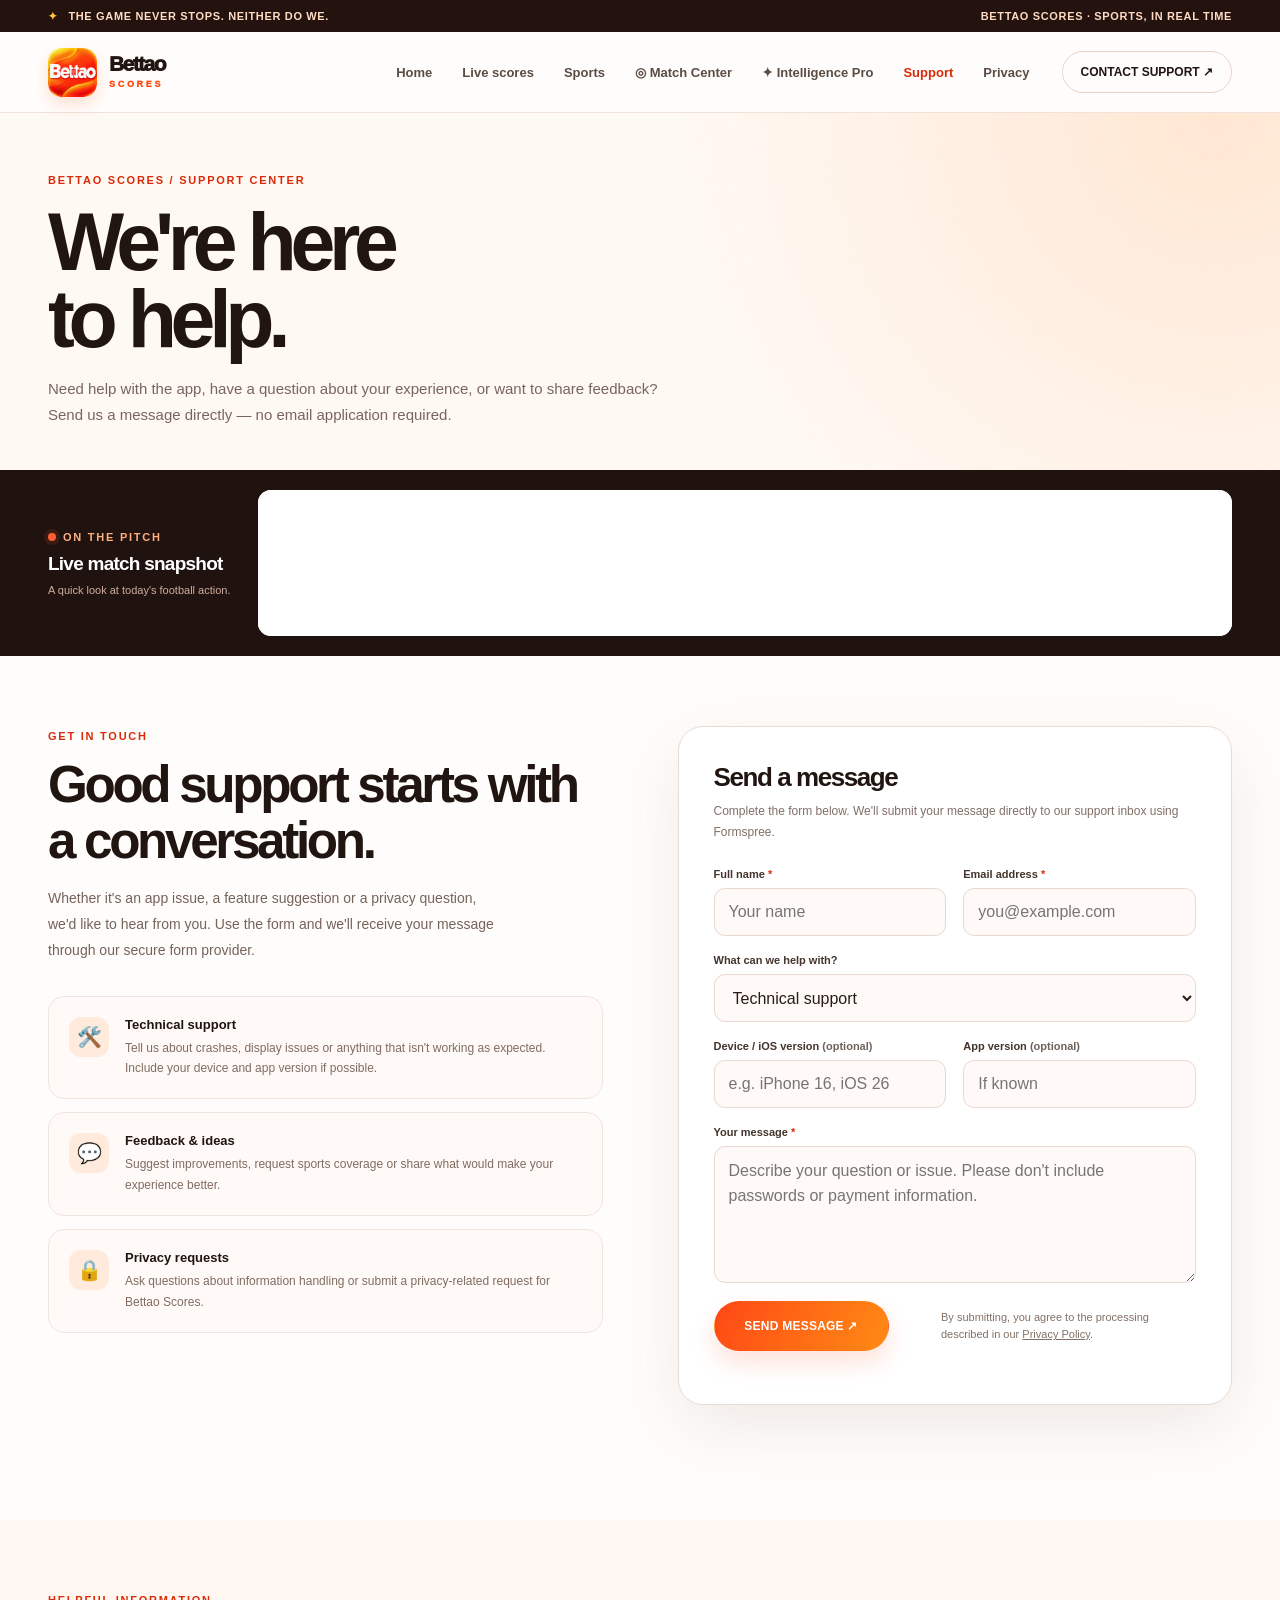
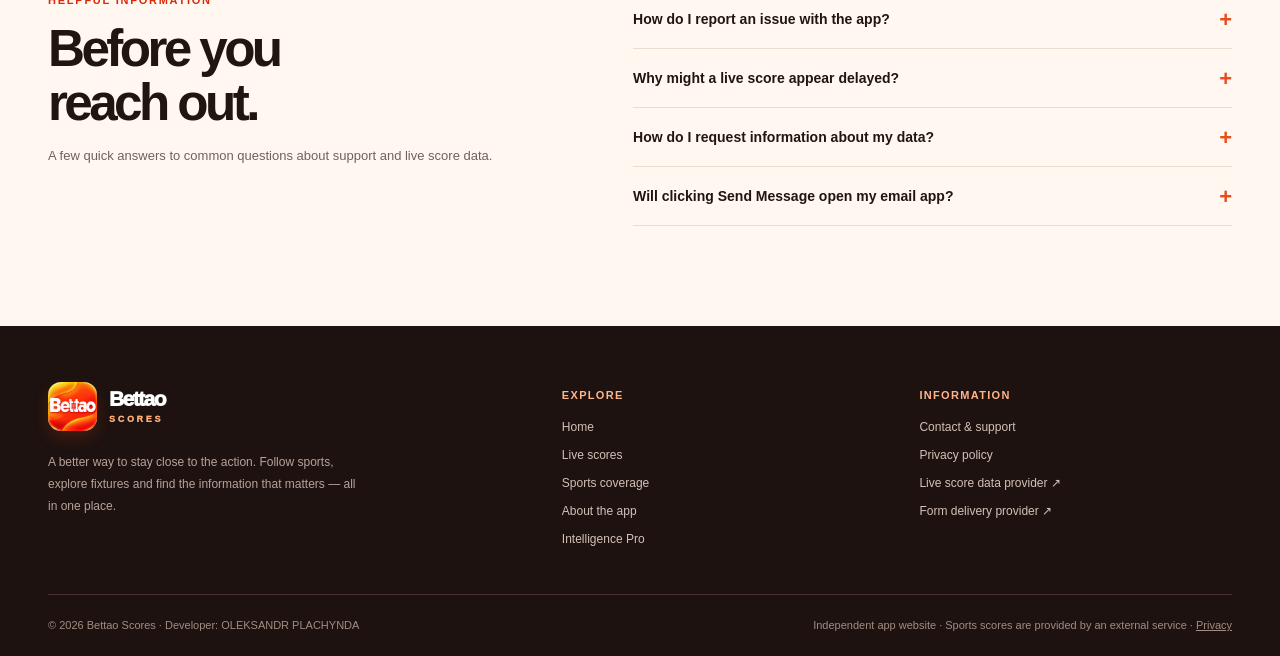
<file: contact.html>
<!DOCTYPE html>

<html lang="en"><head><meta charset="utf-8"/><meta content="width=device-width, initial-scale=1" name="viewport"/><meta content="#fff8f2" name="theme-color"/><meta content="light" name="color-scheme"/><meta content="OLEKSANDR PLACHYNDA" name="author"/><link href="favicon.png" rel="icon" type="image/png"/><link href="apple-touch-icon.png" rel="apple-touch-icon"/><link href="styles.css" rel="stylesheet"/><script>document.documentElement.classList.add('js-ready')</script><script defer="" src="main.js"></script><title>Contact &amp; Support — Bettao Scores</title><meta content="Contact Bettao Scores support directly. Ask questions, report issues or send feedback through our secure message form." name="description"/><meta content="Contact &amp; Support — Bettao Scores" property="og:title"/><meta content="Contact Bettao Scores support directly. Ask questions, report issues or send feedback through our secure message form." property="og:description"/><meta content="hero-banner.webp" property="og:image"/><meta content="website" property="og:type"/></head><body><div class="topbar"><div class="shell"><span><span class="spark">✦</span> THE GAME NEVER STOPS. NEITHER DO WE.</span><span class="topbar-right">BETTAO SCORES · SPORTS, IN REAL TIME</span></div></div><header class="header"><div class="shell header-inner"><a aria-label="Bettao Scores homepage" class="brand" href="index.html"><img alt="" height="49" src="app-icon.webp" width="49"/><span class="brand-word">Bettao<small>SCORES</small></span></a><nav aria-label="Main navigation" class="nav" id="site-nav"><a href="index.html">Home</a><a href="index.html#live">Live scores</a><a href="index.html#sports">Sports</a><a href="match-center.html">◎ Match Center</a><a href="premium.html">✦ Intelligence Pro</a><a aria-current="page" href="contact.html">Support</a><a href="privacy.html">Privacy</a></nav><a class="header-action" href="contact.html">CONTACT SUPPORT ↗</a><button aria-controls="site-nav" aria-expanded="false" aria-label="Open navigation" class="menu-toggle" type="button">☰</button></div></header><main><section class="inner-hero"><div class="shell"><span class="eyebrow orange">BETTAO SCORES / SUPPORT CENTER</span><h1>We're here<br/>to help.</h1><p>Need help with the app, have a question about your experience, or want to share feedback? Send us a message directly — no email application required.</p></div></section><section aria-label="Compact live sports scores" class="compact-score"><div class="shell compact-inner"><div class="compact-title"><div><span class="eyebrow" style="color:#ffb07e"><span class="live-dot"></span>ON THE PITCH</span><strong>Live match snapshot</strong></div><p>A quick look at today's football action.</p></div><div class="compact-score-window"><iframe loading="lazy" referrerpolicy="strict-origin-when-cross-origin" src="https://www.realtimesportsapi.com/embed/scoreboard/premier-league" title="Premier League live score snapshot from Realtime Sports API"></iframe></div></div></section><section class="contact-section"><div class="shell contact-layout"><div class="contact-copy"><span class="eyebrow orange">GET IN TOUCH</span><h2>Good support starts with a conversation.</h2><p>Whether it's an app issue, a feature suggestion or a privacy question, we'd like to hear from you. Use the form and we'll receive your message through our secure form provider.</p><div class="help-list"><div class="help-item"><span class="icon">🛠️</span><div><strong>Technical support</strong><p>Tell us about crashes, display issues or anything that isn't working as expected. Include your device and app version if possible.</p></div></div><div class="help-item"><span class="icon">💬</span><div><strong>Feedback &amp; ideas</strong><p>Suggest improvements, request sports coverage or share what would make your experience better.</p></div></div><div class="help-item"><span class="icon">🔒</span><div><strong>Privacy requests</strong><p>Ask questions about information handling or submit a privacy-related request for Bettao Scores.</p></div></div></div></div><div class="contact-form-wrap"><h3>Send a message</h3><p class="intro">Complete the form below. We'll submit your message directly to our support inbox using Formspree.</p><form action="https://formspree.io/f/xwlvrzkl" id="contact-form" method="POST"><input aria-hidden="true" autocomplete="off" class="sr-only" name="_gotcha" tabindex="-1" type="text"/><div class="form-grid"><div class="field"><label for="name">Full name <span class="req">*</span></label><input autocomplete="name" id="name" maxlength="120" name="name" placeholder="Your name" required="" type="text"/></div><div class="field"><label for="email">Email address <span class="req">*</span></label><input autocomplete="email" id="email" maxlength="200" name="email" placeholder="you@example.com" required="" type="email"/></div></div><div class="field"><label for="topic">What can we help with?</label><select id="topic" name="topic"><option value="Technical support">Technical support</option><option value="App feedback">App feedback</option><option value="Scores or coverage">Scores or coverage</option><option value="Privacy request">Privacy request</option><option value="General question">General question</option></select></div><div class="form-grid"><div class="field"><label for="device">Device / iOS version <span class="subtle">(optional)</span></label><input id="device" maxlength="120" name="device" placeholder="e.g. iPhone 16, iOS 26" type="text"/></div><div class="field"><label for="appversion">App version <span class="subtle">(optional)</span></label><input id="appversion" maxlength="50" name="appversion" placeholder="If known" type="text"/></div></div><div class="field"><label for="message">Your message <span class="req">*</span></label><textarea id="message" maxlength="5000" minlength="10" name="message" placeholder="Describe your question or issue. Please don't include passwords or payment information." required=""></textarea></div><div class="form-foot"><button class="button hot" type="submit">SEND MESSAGE ↗</button><span class="form-privacy">By submitting, you agree to the processing described in our <a href="privacy.html">Privacy Policy</a>.</span></div><p aria-live="polite" class="form-status" id="form-status" role="status"></p></form></div></div></section><section class="faq-section"><div class="shell faq-layout"><div><span class="eyebrow orange">HELPFUL INFORMATION</span><h2>Before you<br/>reach out.</h2><p class="subtle" style="font-size:13px;line-height:1.8">A few quick answers to common questions about support and live score data.</p></div><div><details class="faq-item"><summary>How do I report an issue with the app?</summary><p>Choose “Technical support” in the form and describe what happened. Including your device model, iOS version, app version and the steps that led to the issue helps us understand it.</p></details><details class="faq-item"><summary>Why might a live score appear delayed?</summary><p>Live scores on this website are provided by a third-party sports data service and may update with a delay. Refresh intervals and available competitions depend on the provider.</p></details><details class="faq-item"><summary>How do I request information about my data?</summary><p>Select “Privacy request” in the contact form. Please don't send sensitive identification documents unless specifically requested through a secure process.</p></details><details class="faq-item"><summary>Will clicking Send Message open my email app?</summary><p>No. The form sends directly to our form-processing provider, Formspree, and displays a confirmation when your submission is accepted.</p></details></div></div></section></main><footer class="footer"><div class="shell"><div class="footer-grid"><div><a class="brand" href="index.html"><img alt="" height="49" src="app-icon.webp" width="49"/><span class="brand-word">Bettao<small>SCORES</small></span></a><p class="footer-desc">A better way to stay close to the action. Follow sports, explore fixtures and find the information that matters — all in one place.</p></div><div><h4>Explore</h4><div class="footer-links"><a href="index.html">Home</a><a href="index.html#live">Live scores</a><a href="index.html#sports">Sports coverage</a><a href="index.html#about">About the app</a><a href="premium.html">Intelligence Pro</a></div></div><div><h4>Information</h4><div class="footer-links"><a href="contact.html">Contact &amp; support</a><a href="privacy.html">Privacy policy</a><a href="https://www.realtimesportsapi.com/widgets" rel="noopener noreferrer" target="_blank">Live score data provider ↗</a><a href="https://formspree.io/" rel="noopener noreferrer" target="_blank">Form delivery provider ↗</a></div></div></div><div class="footer-bottom"><span>© 2026 Bettao Scores · Developer: OLEKSANDR PLACHYNDA</span><span>Independent app website · Sports scores are provided by an external service · <a href="privacy.html">Privacy</a></span></div></div></footer></body></html>
</file>
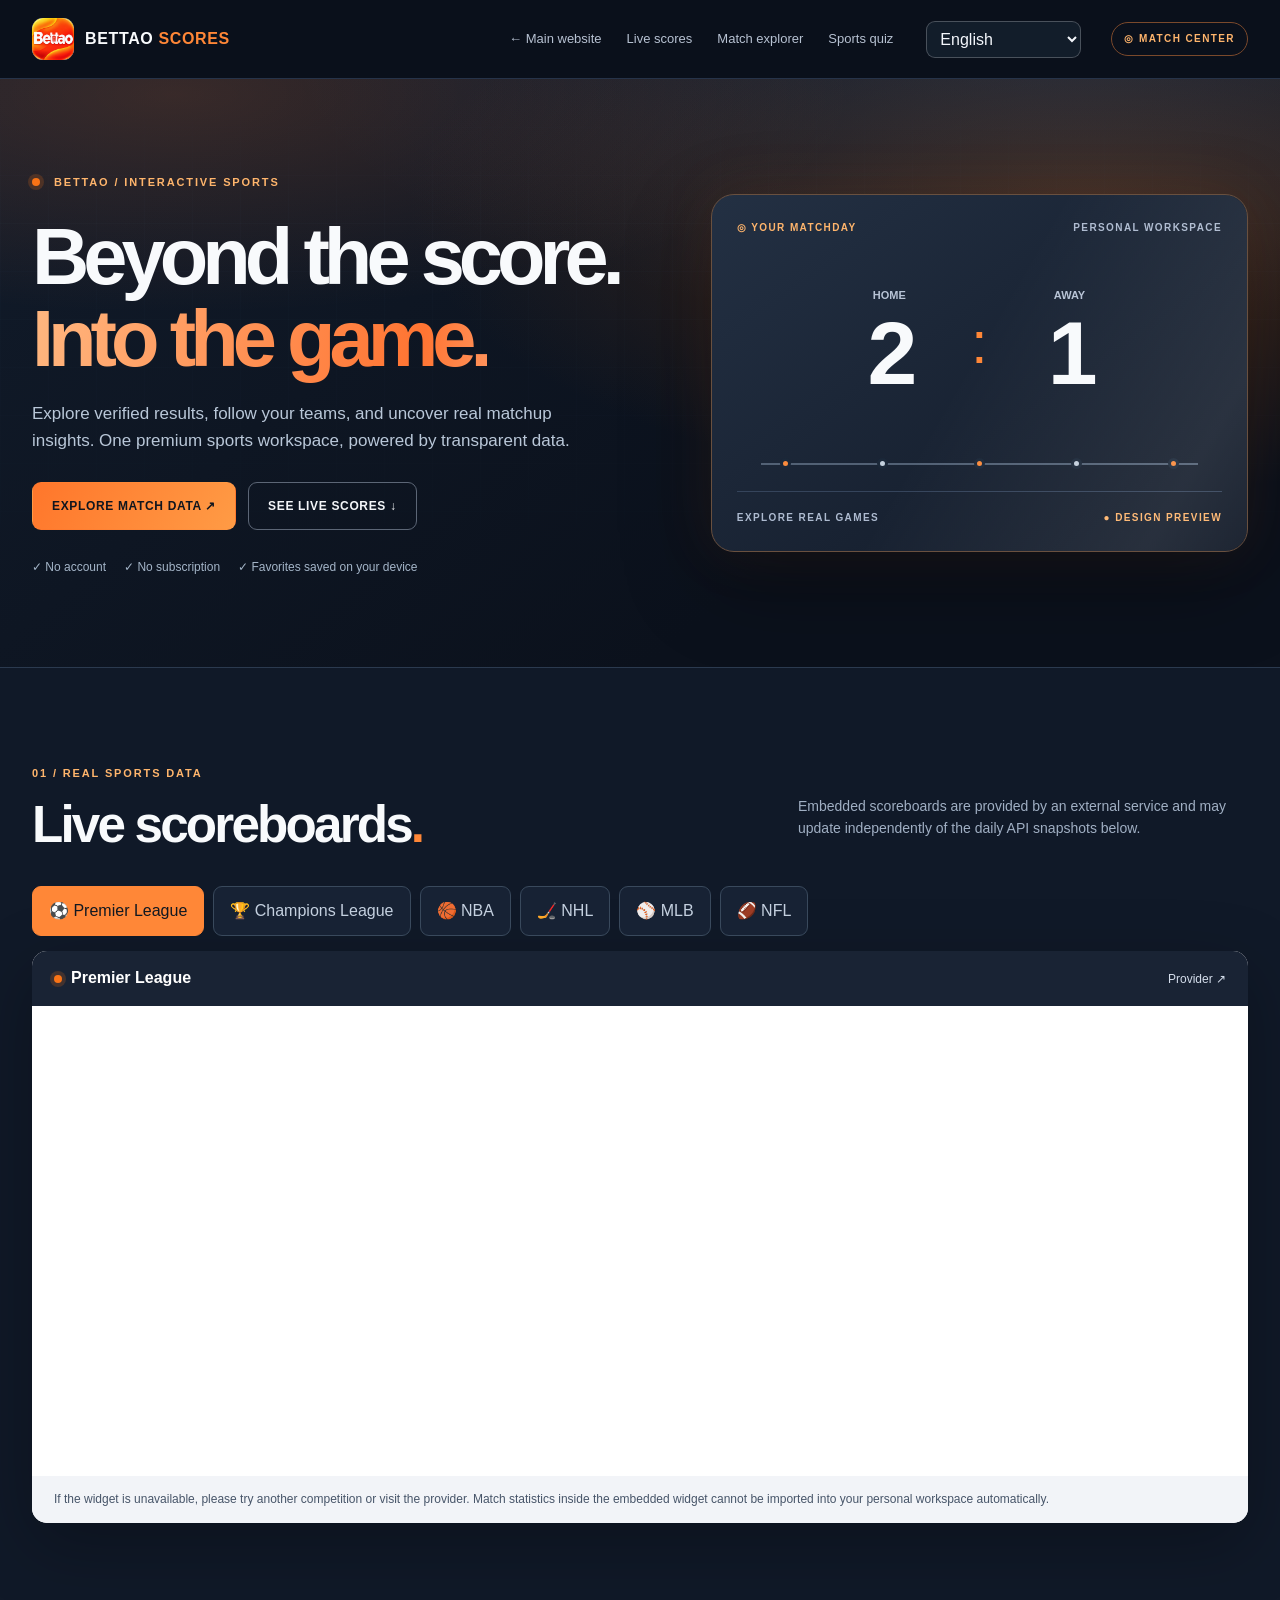
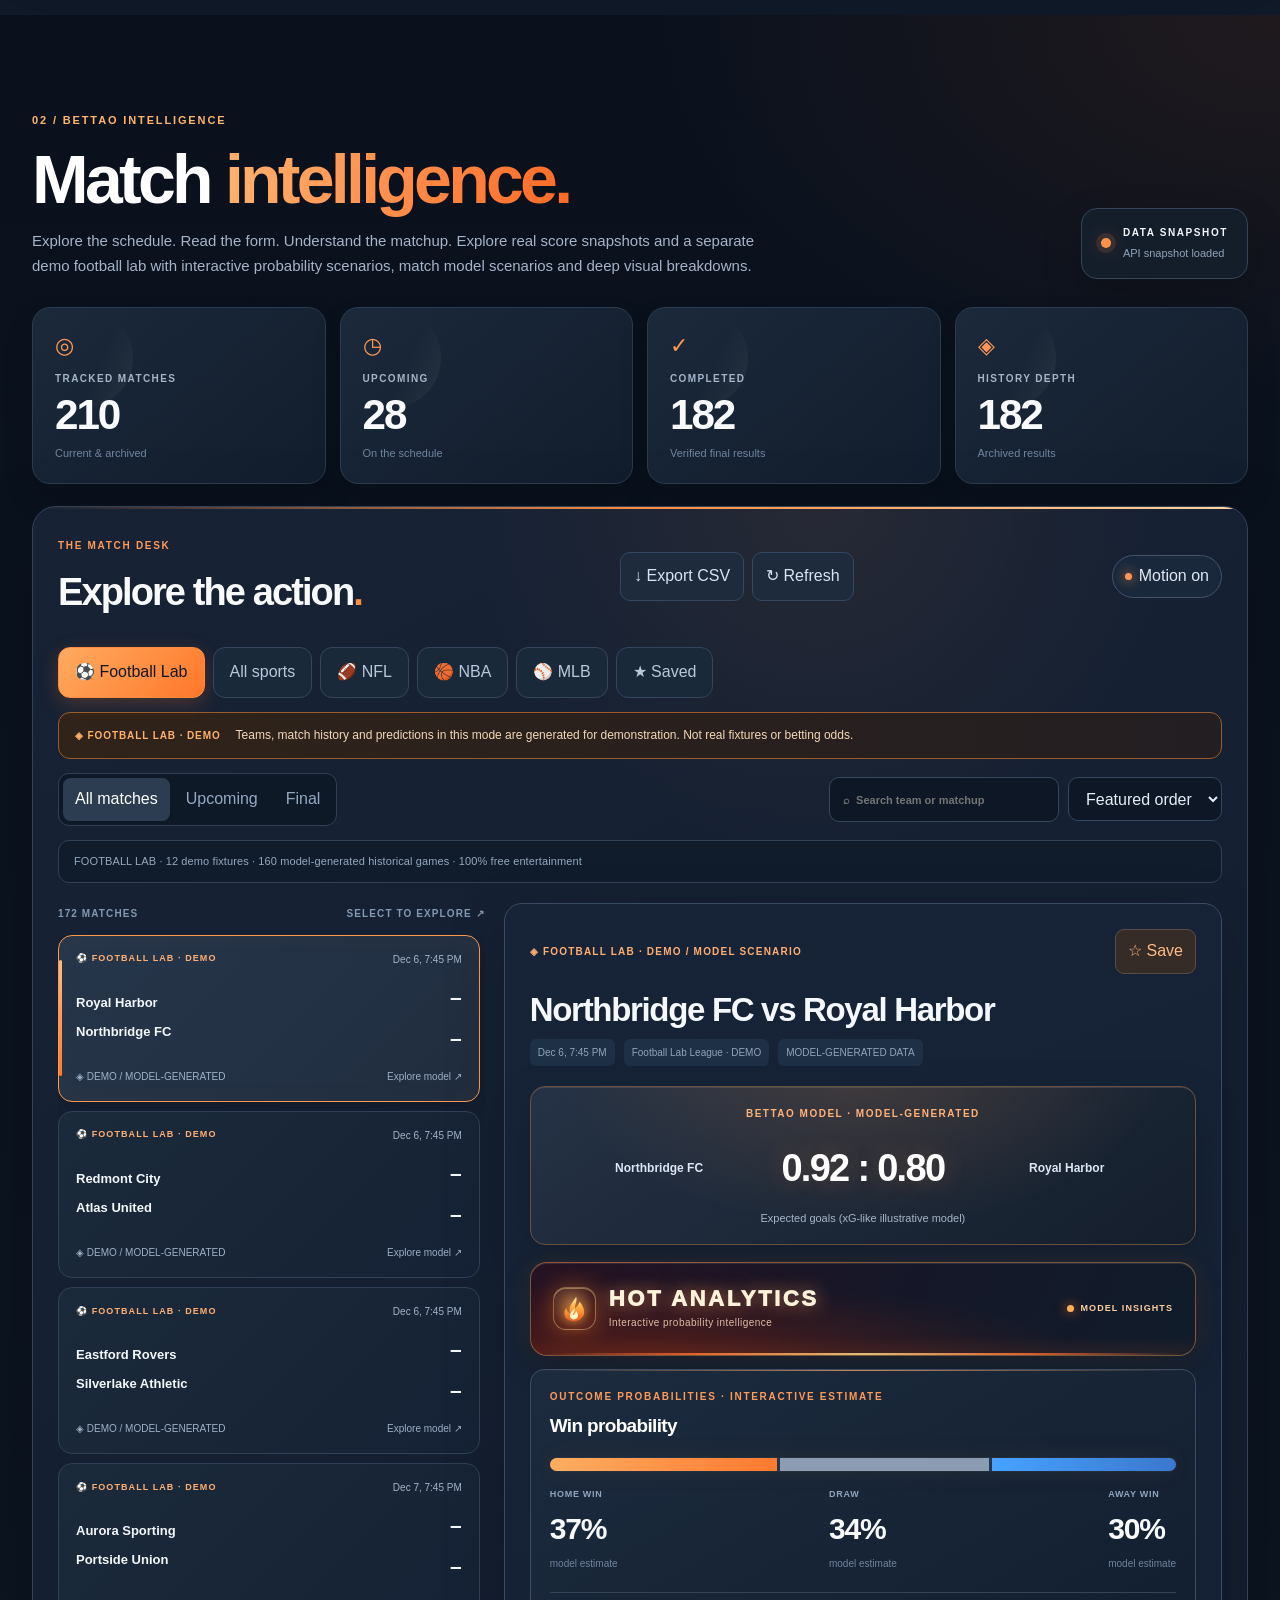
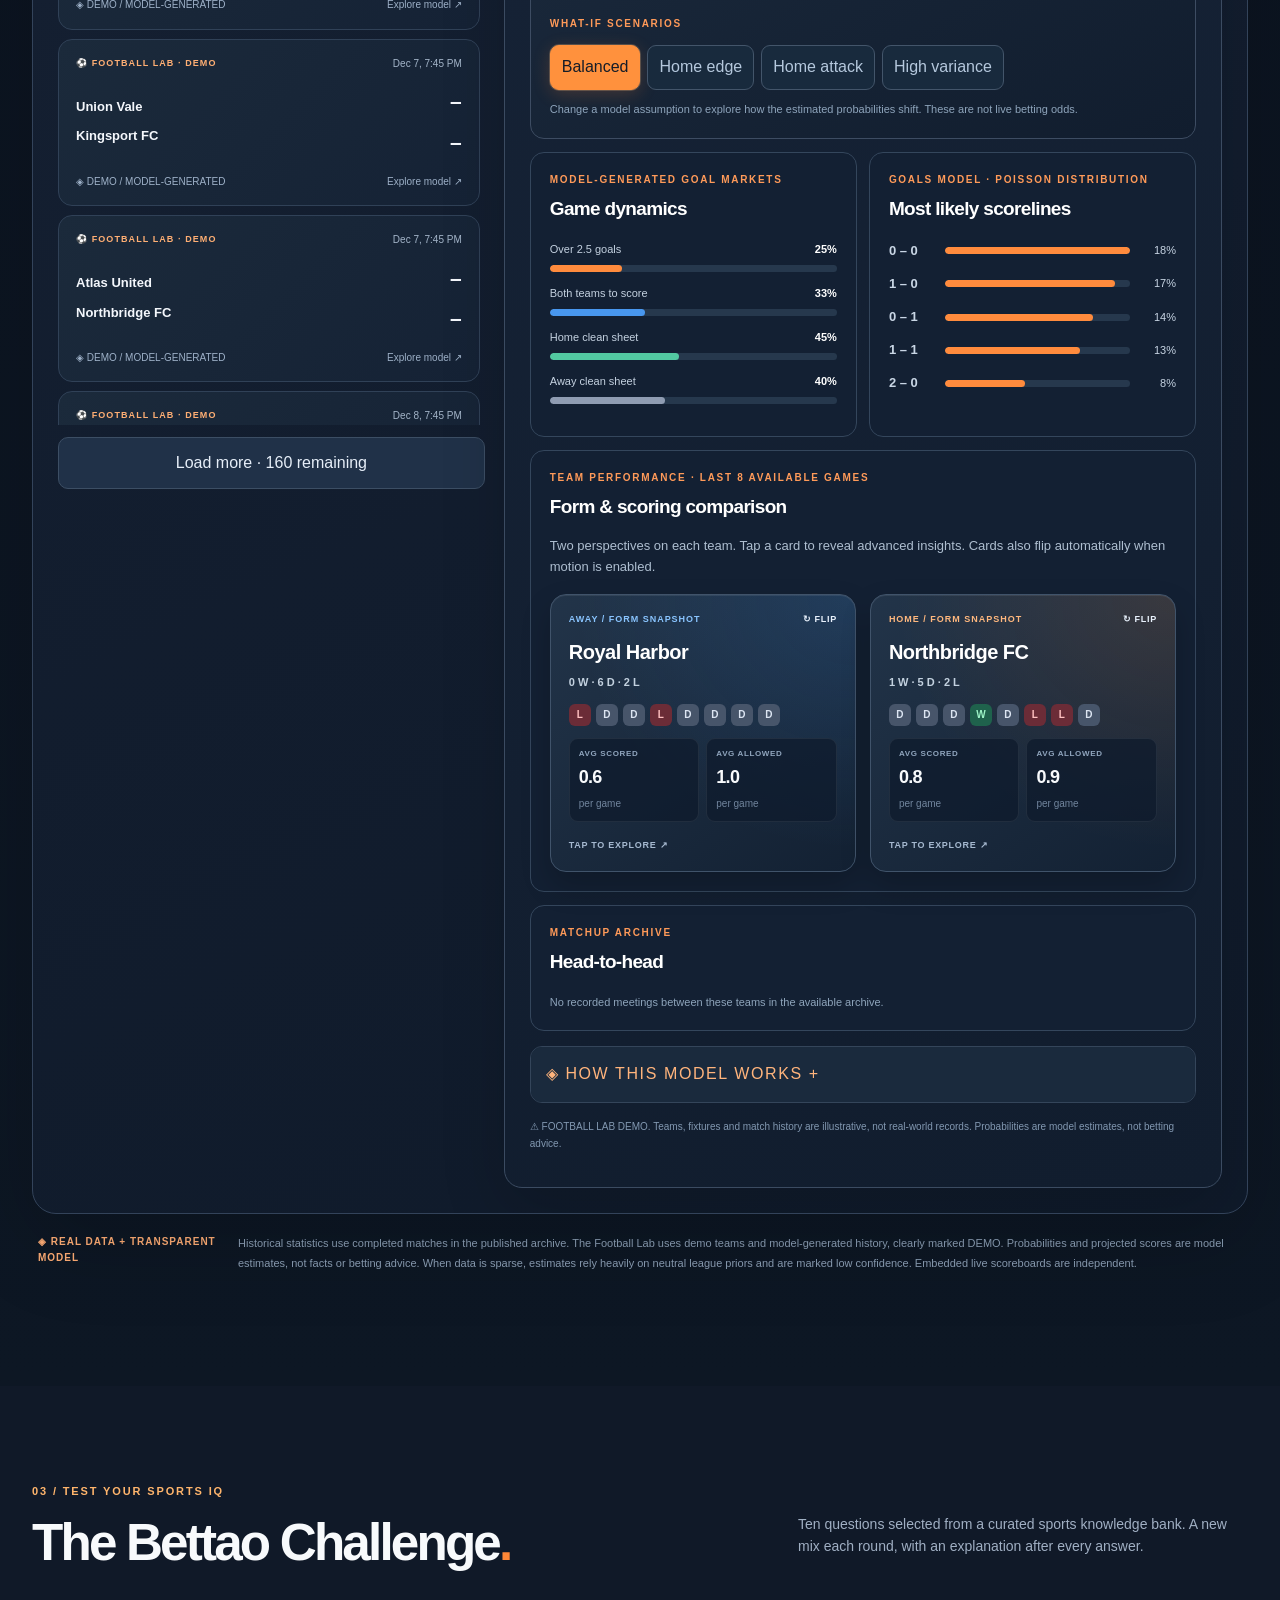
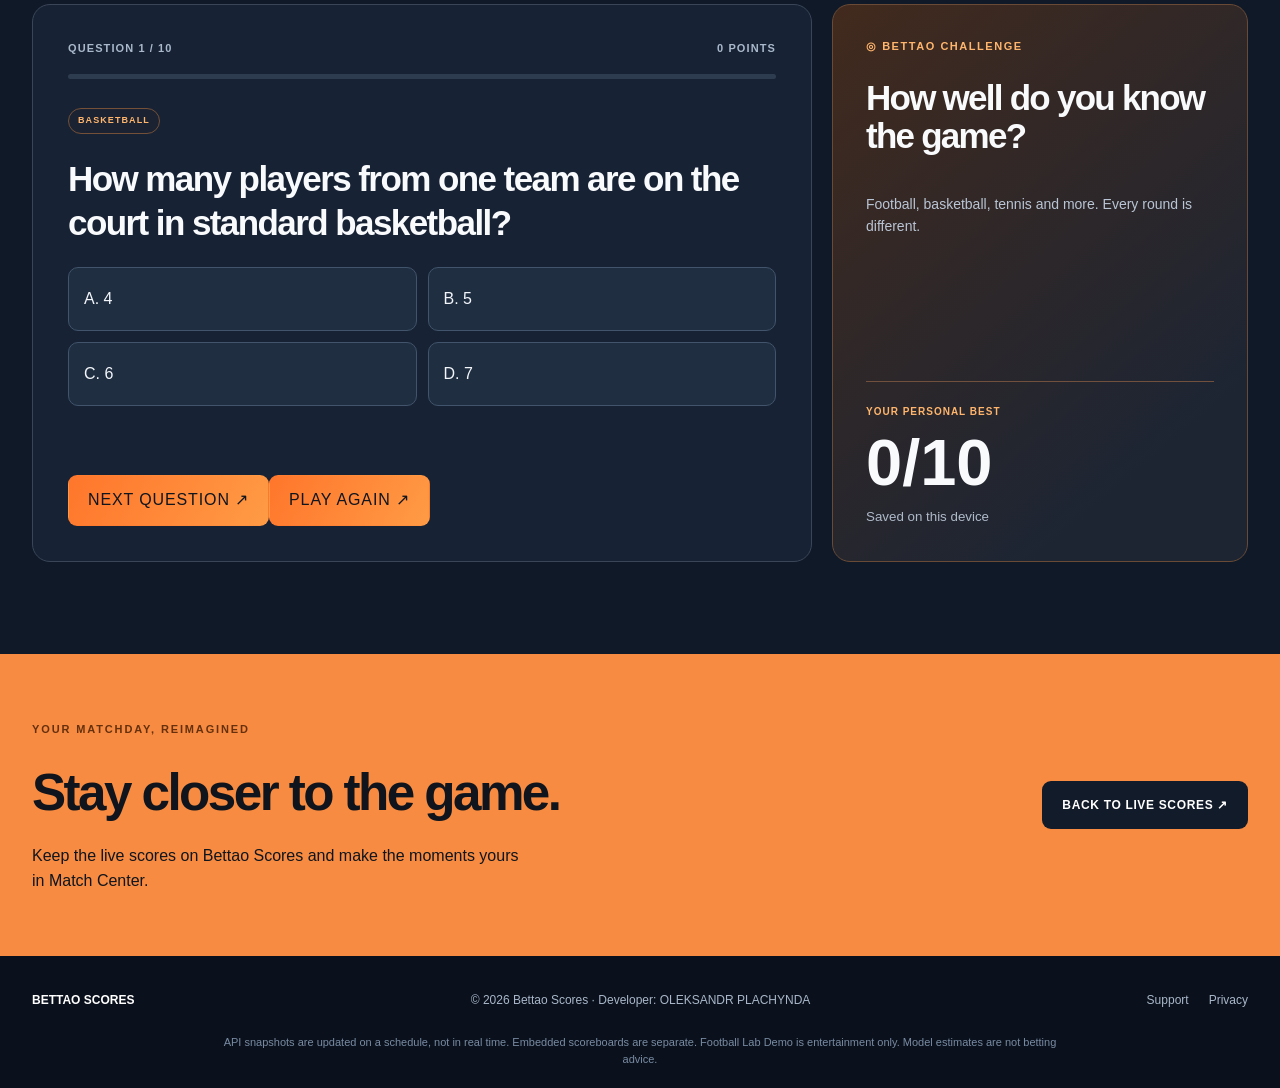
<file: match-center.html>
<!doctype html>
<html lang="en"><head><meta charset="utf-8"><meta name="viewport" content="width=device-width,initial-scale=1"><meta name="theme-color" content="#0a1019"><meta name="description" content="Bettao Match Center: sports scoreboards, automatically loaded league results, match comparisons and a sports quiz. Free interactive tools."><title>Match Center — Bettao Scores</title><link rel="icon" href="favicon.png"><link rel="apple-touch-icon" href="apple-touch-icon.png"><link rel="stylesheet" href="match-center.css"><link rel="stylesheet" href="match-center-api.css?v=20261031-all-in-one-v8"><link rel="stylesheet" href="match-center-effects.css?v=20261031-all-in-one-v8"><script src="bettao-i18n.js?v=20261031-all-in-one-v8" defer></script><script src="match-center.js" defer></script><script src="match-center-api.js?v=20261031-all-in-one-v8" defer></script><script src="match-center-effects.js?v=20261031-all-in-one-v8" defer></script><style>.bettao-lang-wrap{display:inline-flex;align-items:center;margin-left:8px;flex-shrink:0}.bettao-lang-select{appearance:auto;max-width:155px;padding:8px 9px;background:#121d2a;border:1px solid rgba(255,255,255,.23);color:#f4f7fc;border-radius:9px;font:600 12px/1.3 system-ui;cursor:pointer}.bettao-lang-select:focus-visible{outline:2px solid #ff9b36;outline-offset:3px}.bettao-lang-floating{position:fixed;right:14px;bottom:14px;z-index:1000}@media(max-width:700px){.mc-header-row{flex-wrap:wrap}.bettao-lang-wrap{margin:5px 0}.bettao-lang-select{max-width:135px}}</style><link rel="stylesheet" href="bettao-visuals.css?v=11"></head>
<body class="mc-page">
<header class="mc-header"><div class="mc-container mc-header-row"><a href="index.html" class="mc-brand"><img src="app-icon.webp" alt="" width="42" height="42"><span>BETTAO <b>SCORES</b></span></a><nav aria-label="Match Center navigation"><a href="index.html">← Main website</a><a href="#live">Live scores</a><a href="#workspace">Match explorer</a><a href="#quiz">Sports quiz</a></nav><span class="mc-header-tag">◎ MATCH CENTER</span></div></header>
<main>
<section class="mc-hero"><div class="mc-container mc-hero-layout"><div><span class="mc-eyebrow"><span class="mc-pulse"></span> BETTAO / INTERACTIVE SPORTS</span><h1>Beyond the score.<br><em>Into the game.</em></h1><p>Explore verified results, follow your teams, and uncover real matchup insights. One premium sports workspace, powered by transparent data.</p><div class="mc-hero-actions"><a class="mc-btn mc-btn-hot" href="#workspace">EXPLORE MATCH DATA ↗</a><a class="mc-btn mc-btn-outline" href="#live">SEE LIVE SCORES ↓</a></div><div class="mc-hero-proof"><span>✓ No account</span><span>✓ No subscription</span><span>✓ Favorites saved on your device</span></div></div><div class="mc-hero-card" aria-hidden="true"><div class="mc-preview-top"><span>◎ YOUR MATCHDAY</span><span>PERSONAL WORKSPACE</span></div><div class="mc-preview-score"><div><small>HOME</small><strong>2</strong></div><span>:</span><div><small>AWAY</small><strong>1</strong></div></div><div class="mc-preview-timeline"><i></i><i></i><i></i><i></i><i></i></div><div class="mc-preview-bottom"><span>EXPLORE REAL GAMES</span><b>● DESIGN PREVIEW</b></div></div></div></section>
<section class="mc-section mc-live-section" id="live"><div class="mc-container"><div class="mc-section-head"><div><span class="mc-eyebrow">01 / REAL SPORTS DATA</span><h2>Live scoreboards<span class="mc-orange">.</span></h2></div><p>Embedded scoreboards are provided by an external service and may update independently of the daily API snapshots below.</p></div><div class="mc-sport-tabs" role="group" aria-label="Choose a scoreboard"><button type="button" class="mc-sport-tab is-active" data-league="premier-league" aria-pressed="true">⚽ Premier League</button><button type="button" class="mc-sport-tab" data-league="champions-league" aria-pressed="false">🏆 Champions League</button><button type="button" class="mc-sport-tab" data-league="nba" aria-pressed="false">🏀 NBA</button><button type="button" class="mc-sport-tab" data-league="nhl" aria-pressed="false">🏒 NHL</button><button type="button" class="mc-sport-tab" data-league="mlb" aria-pressed="false">⚾ MLB</button><button type="button" class="mc-sport-tab" data-league="nfl" aria-pressed="false">🏈 NFL</button></div><div class="mc-widget"><div class="mc-widget-head"><div><span class="mc-live-indicator"></span><strong id="mc-widget-name">Premier League</strong></div><a id="mc-widget-external" href="https://www.realtimesportsapi.com/widgets" target="_blank" rel="noopener noreferrer">Provider ↗</a></div><iframe id="mc-live-frame" title="Premier League scoreboard from Realtime Sports API" loading="lazy" referrerpolicy="strict-origin-when-cross-origin" src="https://www.realtimesportsapi.com/embed/scoreboard/premier-league"></iframe><div class="mc-widget-foot">If the widget is unavailable, please try another competition or visit the provider. Match statistics inside the embedded widget cannot be imported into your personal workspace automatically.</div></div></div></section>
<section class="mc-section api-premium-section" id="workspace"><div class="mc-container">
  <div class="api-intel-head">
    <div><span class="mc-eyebrow">02 / BETTAO INTELLIGENCE</span><h2>Match <em>intelligence.</em></h2><p>Explore the schedule. Read the form. Understand the matchup. Explore real score snapshots and a separate demo football lab with interactive probability scenarios, match model scenarios and deep visual breakdowns.</p></div>
    <div class="api-snapshot-chip" id="api-snapshot-chip"><span class="api-snapshot-dot"></span><div><strong>DATA SNAPSHOT</strong><small id="api-updated">Connecting to results…</small></div></div>
  </div>
  <div class="api-metrics" aria-label="Data overview">
    <div class="api-metric"><span class="api-metric-icon">◎</span><span class="api-metric-label">TRACKED MATCHES</span><strong id="api-metric-games">—</strong><small>Current &amp; archived</small></div>
    <div class="api-metric"><span class="api-metric-icon">◷</span><span class="api-metric-label">UPCOMING</span><strong id="api-metric-upcoming">—</strong><small>On the schedule</small></div>
    <div class="api-metric"><span class="api-metric-icon">✓</span><span class="api-metric-label">COMPLETED</span><strong id="api-metric-final">—</strong><small>Verified final results</small></div>
    <div class="api-metric"><span class="api-metric-icon">◈</span><span class="api-metric-label">HISTORY DEPTH</span><strong id="api-metric-history">—</strong><small>Archived results</small></div>
  </div>
  <div class="api-workspace-shell">
    <div class="api-workspace-top"><div><span class="api-workspace-overline">THE MATCH DESK</span><h3>Explore the action<span>.</span></h3></div><div class="api-workspace-actions"><button id="api-export" type="button" class="api-utility-btn" title="Download the filtered matches as CSV">↓ Export CSV</button><button id="api-reload" type="button" class="api-utility-btn" title="Refresh the published data">↻ Refresh</button></div></div>
    <div class="api-toolbar"><div class="api-tabs" role="group" aria-label="Choose league"><button type="button" class="api-tab is-active" data-api-league="demo" aria-pressed="true">⚽ Football Lab</button><button type="button" class="api-tab" data-api-league="all" aria-pressed="false">All sports</button><button type="button" class="api-tab" data-api-league="nfl" aria-pressed="false">🏈 NFL</button><button type="button" class="api-tab" data-api-league="nba" aria-pressed="false">🏀 NBA</button><button type="button" class="api-tab" data-api-league="mlb" aria-pressed="false">⚾ MLB</button><button type="button" class="api-tab" data-api-league="favorites" aria-pressed="false">★ Saved</button></div></div>
    <div class="api-demo-banner" id="api-demo-banner"><span class="api-demo-label">◈ FOOTBALL LAB · DEMO</span><span>Teams, match history and predictions in this mode are generated for demonstration. Not real fixtures or betting odds.</span></div>
    <div class="api-filterbar"><div class="api-state-tabs" role="group" aria-label="Filter match status"><button type="button" class="api-state-tab is-active" data-api-state="all" aria-pressed="true">All matches</button><button type="button" class="api-state-tab" data-api-state="upcoming" aria-pressed="false">Upcoming</button><button type="button" class="api-state-tab" data-api-state="final" aria-pressed="false">Final</button></div><div class="api-filter-right"><label class="api-search-label"><span class="api-visually-hidden">Search teams</span><input id="api-search" type="search" maxlength="80" placeholder="⌕  Search team or matchup" autocomplete="off"></label><label class="api-sort-label"><span class="api-visually-hidden">Sort matches</span><select id="api-sort"><option value="smart">Featured order</option><option value="newest">Newest first</option><option value="oldest">Oldest first</option></select></label></div></div>
    <div class="api-status" id="api-status" role="status" aria-live="polite">Connecting to saved match data…</div>
    <div class="api-grid"><div class="api-list-column"><div class="api-list-heading"><span id="api-results-count">MATCHES</span><span>SELECT TO EXPLORE <span aria-hidden="true">↗</span></span></div><div class="api-results" id="api-results" aria-live="polite"></div><button type="button" class="api-more" id="api-more" hidden>Load more matches ↓</button></div><aside class="api-detail" id="api-detail" aria-label="Match analytics"><div class="api-placeholder"><span>◈ BETTAO INSIGHTS</span><h3>Make every matchup matter.</h3><p>Select a game to explore team form, head-to-head results and model estimates and historical context.</p></div></aside></div>
  </div>
  <div class="api-trust"><span>◈ REAL DATA + TRANSPARENT MODEL</span><p>Historical statistics use completed matches in the published archive. The Football Lab uses demo teams and model-generated history, clearly marked DEMO. Probabilities and projected scores are model estimates, not facts or betting advice. When data is sparse, estimates rely heavily on neutral league priors and are marked low confidence. Embedded live scoreboards are independent.</p></div>
</div></section>
<section class="mc-section mc-quiz-section" id="quiz"><div class="mc-container"><div class="mc-section-head"><div><span class="mc-eyebrow">03 / TEST YOUR SPORTS IQ</span><h2>The Bettao Challenge<span class="mc-orange">.</span></h2></div><p>Ten questions selected from a curated sports knowledge bank. A new mix each round, with an explanation after every answer.</p></div><div class="mc-quiz-layout"><div class="mc-quiz-panel"><div class="mc-quiz-top"><span id="mc-quiz-progress">QUESTION 1 / 10</span><span id="mc-quiz-score">0 POINTS</span></div><div class="mc-progress"><div id="mc-progress-fill"></div></div><span id="mc-quiz-category" class="mc-pill">SPORTS KNOWLEDGE</span><h3 id="mc-question">Ready for the challenge?</h3><div id="mc-options" class="mc-options"></div><p id="mc-explanation" class="mc-explanation" aria-live="polite"></p><button id="mc-next" type="button" class="mc-btn mc-btn-hot" hidden>NEXT QUESTION ↗</button><button id="mc-restart" type="button" class="mc-btn mc-btn-hot" hidden>PLAY AGAIN ↗</button></div><div class="mc-quiz-aside"><span>◎ BETTAO CHALLENGE</span><h3>How well do you know the game?</h3><p>Football, basketball, tennis and more. Every round is different.</p><div class="mc-quiz-record"><span>YOUR PERSONAL BEST</span><strong id="mc-best-score">—</strong><small>Saved on this device</small></div></div></div></div></section>
<section class="mc-bottom-cta"><div class="mc-container mc-bottom-inner"><div><span class="mc-eyebrow">YOUR MATCHDAY, REIMAGINED</span><h2>Stay closer to the game.</h2><p>Keep the live scores on Bettao Scores and make the moments yours in Match Center.</p></div><a href="index.html#live" class="mc-btn mc-btn-hot">BACK TO LIVE SCORES ↗</a></div></section>
</main><footer class="mc-footer"><div class="mc-container mc-footer-inner"><a href="index.html">BETTAO SCORES</a><span>© 2026 Bettao Scores · Developer: OLEKSANDR PLACHYNDA</span><div><a href="contact.html">Support</a><a href="privacy.html">Privacy</a></div></div><p class="mc-footer-note">API snapshots are updated on a schedule, not in real time. Embedded scoreboards are separate. Football Lab Demo is entertainment only. Model estimates are not betting advice.</p></footer>
<script defer src="bettao-visuals.js?v=11"></script></body></html>
</file>
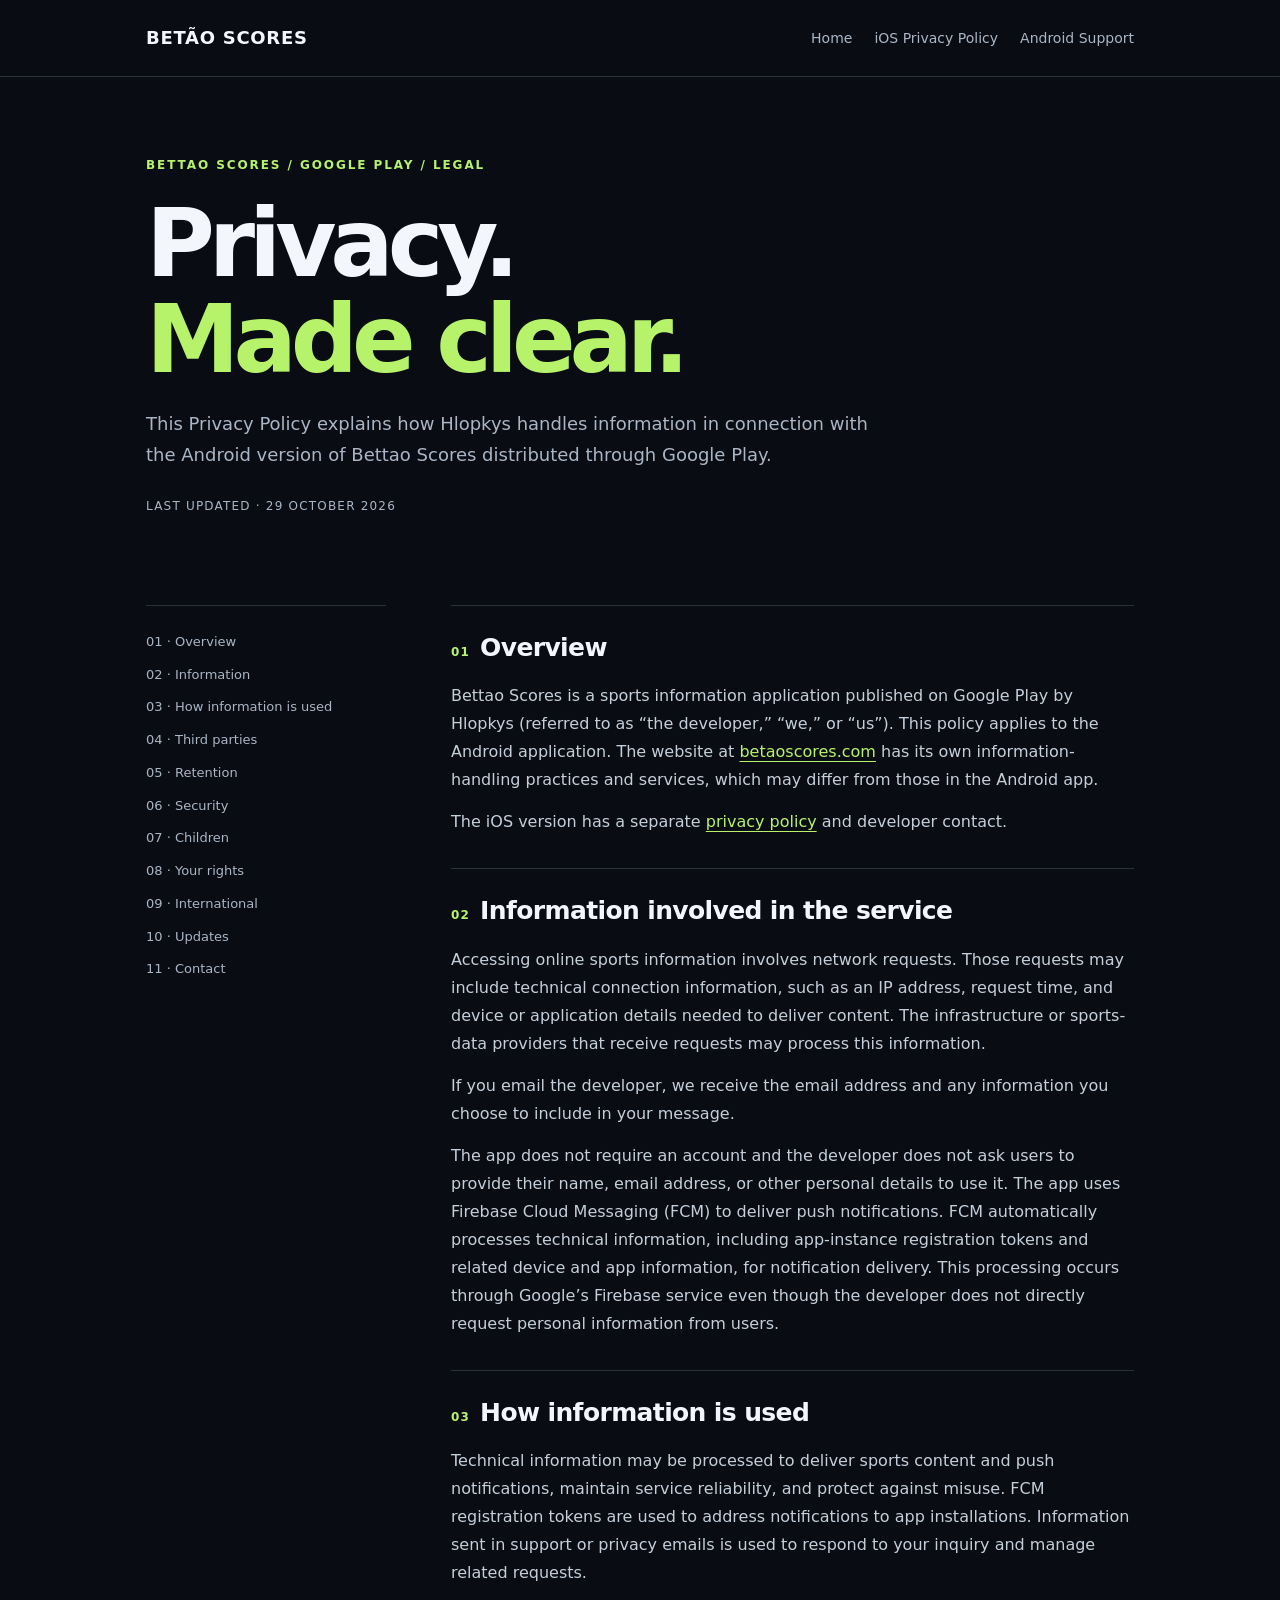
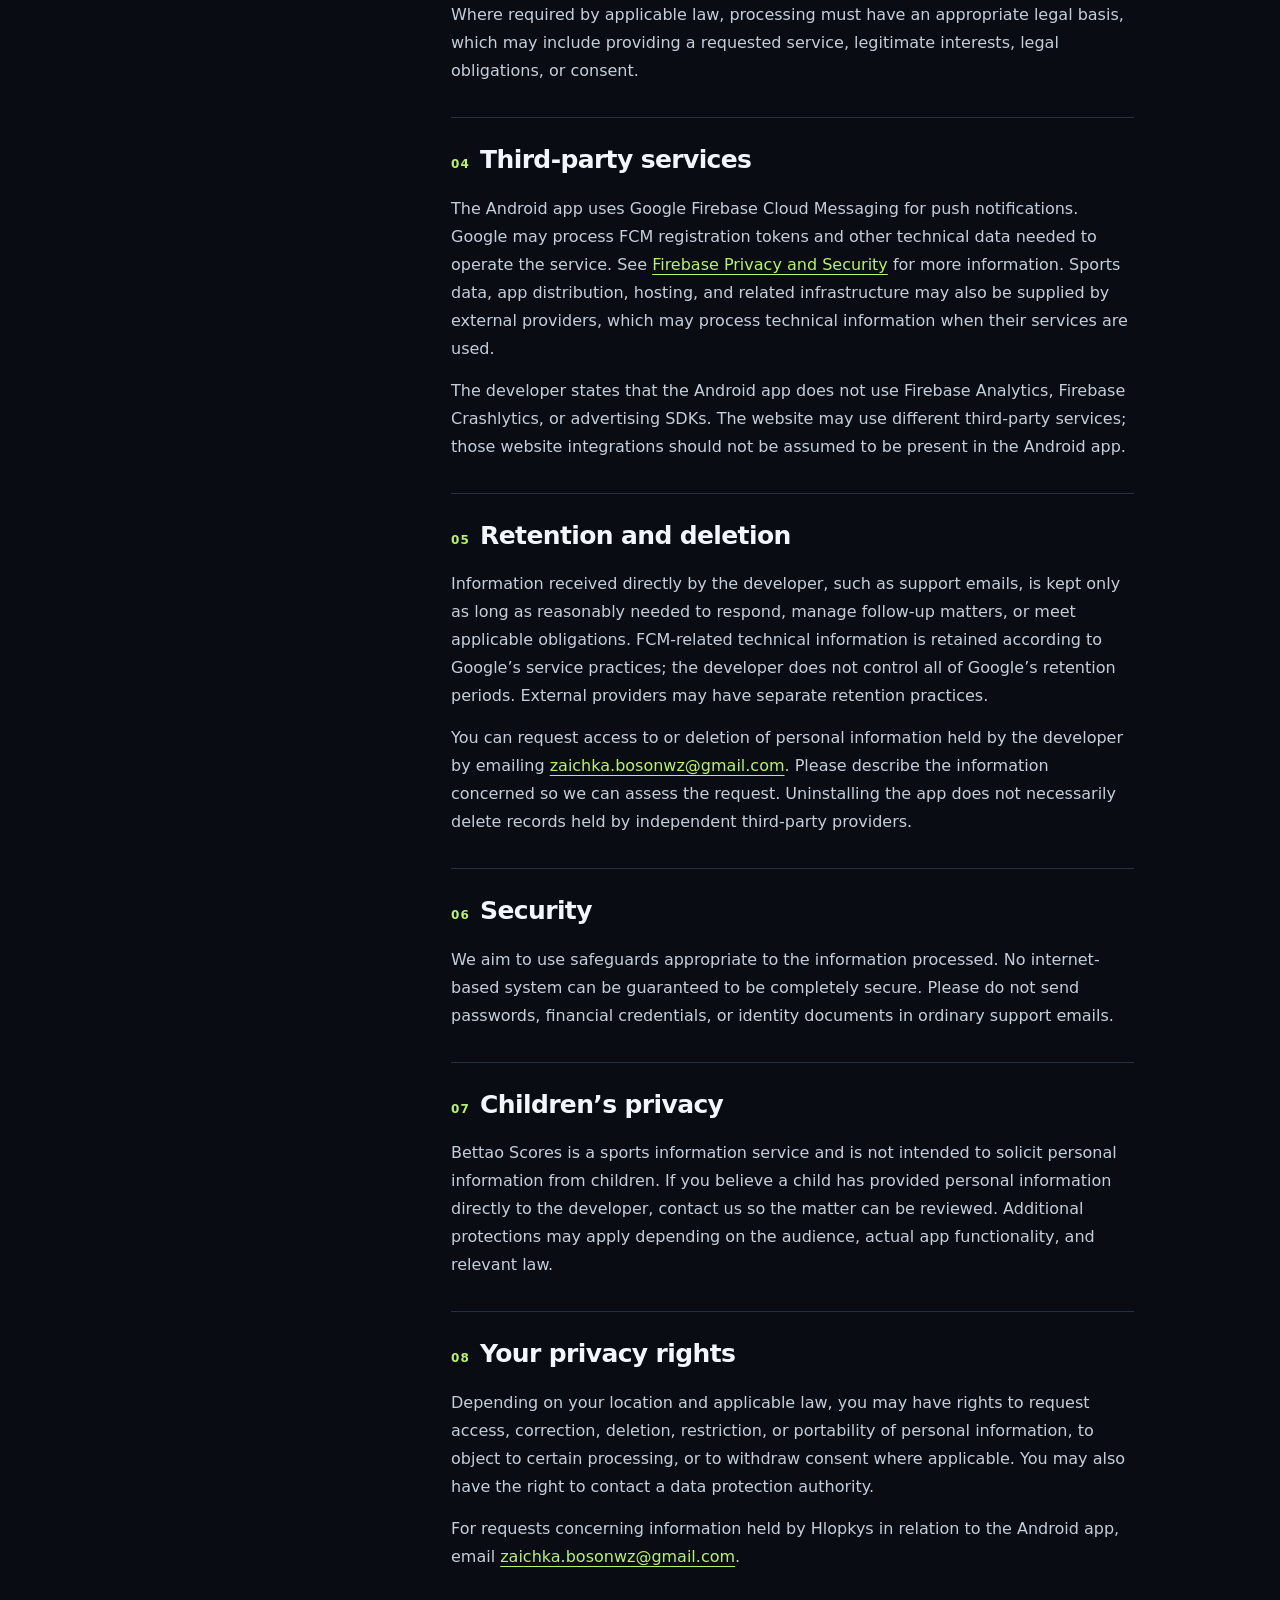
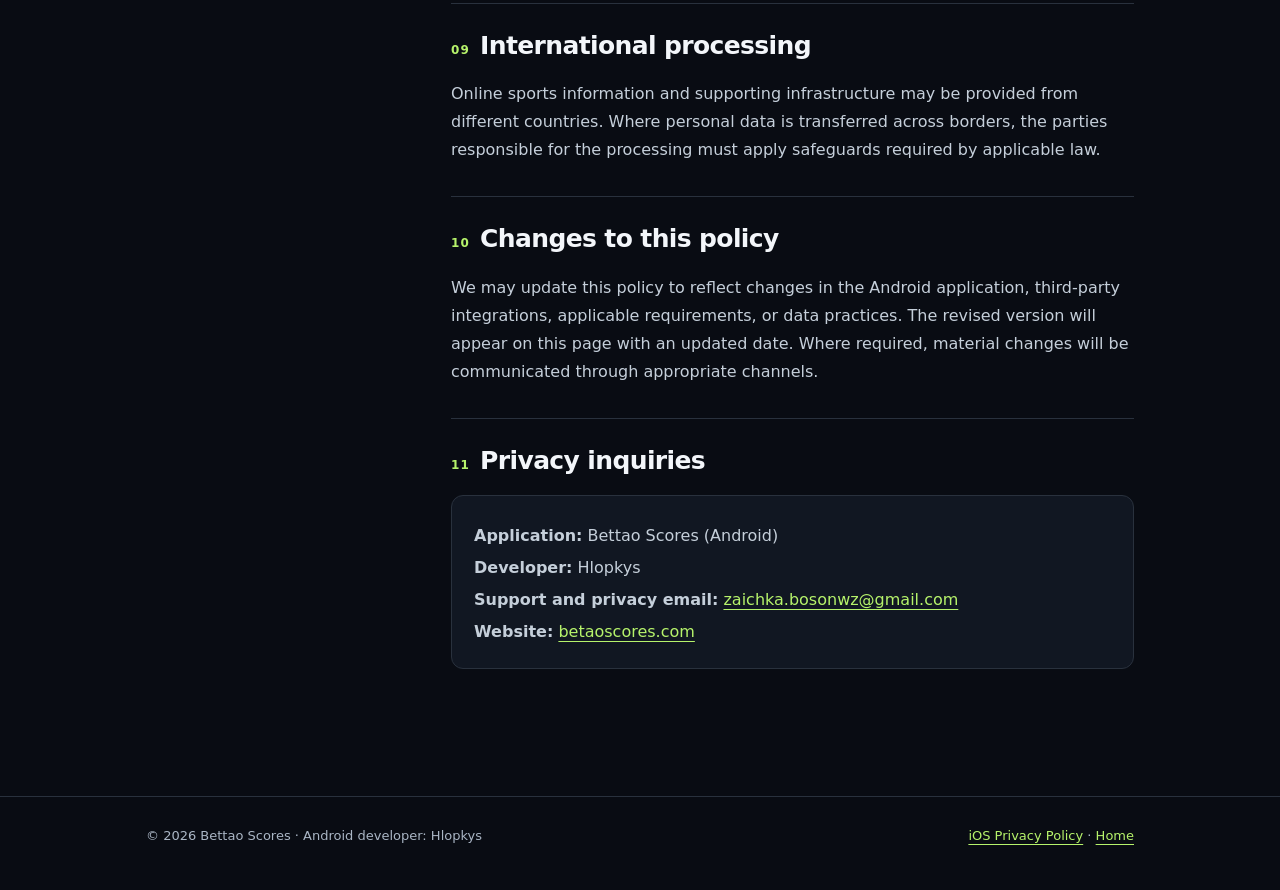
<file: privacy-android.html>
<!doctype html>
<html lang="en">
<head>
  <meta charset="utf-8">
  <meta name="viewport" content="width=device-width,initial-scale=1">
  <meta name="color-scheme" content="dark">
  <meta name="description" content="Privacy Policy for Bettao Scores on Google Play, published by Hlopkys.">
  <title>Android Privacy Policy — Bettao Scores</title>
  <style>
    :root{color-scheme:dark;--bg:#090c13;--panel:#111722;--line:#29313d;--ink:#f3f6fa;--muted:#aab6c5;--accent:#b6f36b}
    *{box-sizing:border-box}html{scroll-behavior:smooth}body{margin:0;background:var(--bg);color:var(--ink);font:16px/1.75 system-ui,-apple-system,BlinkMacSystemFont,"Segoe UI",sans-serif}
    a{color:var(--accent);text-underline-offset:4px}a:hover{opacity:.85}.wrap{max-width:1040px;margin:auto;padding:0 26px}
    header{border-bottom:1px solid var(--line)}.nav{min-height:76px;display:flex;align-items:center;justify-content:space-between;gap:16px}.brand{font-size:18px;font-weight:900;letter-spacing:.04em;color:var(--ink);text-decoration:none}.navlinks{display:flex;gap:22px;flex-wrap:wrap}.navlinks a{color:var(--muted);font-size:14px;text-decoration:none}
    .hero{padding:78px 0 42px}.eyebrow{color:var(--accent);font-size:12px;font-weight:800;letter-spacing:.16em;text-transform:uppercase}.hero h1{font-size:clamp(48px,8vw,94px);letter-spacing:-.065em;line-height:1.02;margin:20px 0}.hero h1 span{color:var(--accent)}.intro{max-width:730px;color:var(--muted);font-size:18px}.date{font-size:12px;letter-spacing:.1em;text-transform:uppercase;color:var(--muted);margin-top:25px}
    .layout{display:grid;grid-template-columns:240px minmax(0,1fr);gap:65px;padding:34px 0 95px}.toc{position:sticky;top:28px;align-self:start;border-top:1px solid var(--line);padding-top:20px}.toc a{display:block;text-decoration:none;color:var(--muted);font-size:13px;padding:5px 0}.toc a:hover{color:var(--accent)}section{padding:26px 0 32px;border-top:1px solid var(--line);scroll-margin-top:20px}section h2{font-size:25px;line-height:1.3;letter-spacing:-.025em;margin:0 0 18px}section p{color:#c5cfda;margin:0 0 14px}section p:last-child{margin-bottom:0}.number{font-size:12px;color:var(--accent);margin-right:10px;letter-spacing:.1em}.contact{background:var(--panel);border:1px solid var(--line);border-radius:12px;padding:22px;margin-top:15px}.contact p{margin:4px 0}.note{color:var(--muted);font-size:13px}footer{border-top:1px solid var(--line);padding:28px 0 42px;color:var(--muted);font-size:13px}.footerinner{display:flex;justify-content:space-between;gap:20px;flex-wrap:wrap}
    @media(max-width:700px){.layout{grid-template-columns:1fr;gap:25px}.toc{position:static;display:grid;grid-template-columns:1fr 1fr;gap:0 10px}.hero{padding-top:52px}.nav{align-items:flex-start;padding-top:20px;padding-bottom:20px;flex-direction:column}}
  </style>
</head>
<body>
<header><div class="wrap nav"><a class="brand" href="/">BETÃO SCORES</a><nav class="navlinks" aria-label="Main navigation"><a href="/">Home</a><a href="/privacy.html">iOS Privacy Policy</a><a href="mailto:zaichka.bosonwz@gmail.com">Android Support</a></nav></div></header>
<main class="wrap">
  <div class="hero"><div class="eyebrow">Bettao Scores / Google Play / Legal</div><h1>Privacy.<br><span>Made clear.</span></h1><p class="intro">This Privacy Policy explains how Hlopkys handles information in connection with the Android version of Bettao Scores distributed through Google Play.</p><p class="date">Last updated · 29 October 2026</p></div>
  <div class="layout"><nav class="toc" aria-label="Policy sections"><a href="#overview">01 · Overview</a><a href="#information">02 · Information</a><a href="#use">03 · How information is used</a><a href="#third-parties">04 · Third parties</a><a href="#retention">05 · Retention</a><a href="#security">06 · Security</a><a href="#children">07 · Children</a><a href="#rights">08 · Your rights</a><a href="#international">09 · International</a><a href="#updates">10 · Updates</a><a href="#contact">11 · Contact</a></nav>
  <article>
    <section id="overview"><h2><span class="number">01</span>Overview</h2><p>Bettao Scores is a sports information application published on Google Play by Hlopkys (referred to as “the developer,” “we,” or “us”). This policy applies to the Android application. The website at <a href="https://betaoscores.com/">betaoscores.com</a> has its own information-handling practices and services, which may differ from those in the Android app.</p><p>The iOS version has a separate <a href="/privacy.html">privacy policy</a> and developer contact.</p></section>
    <section id="information"><h2><span class="number">02</span>Information involved in the service</h2><p>Accessing online sports information involves network requests. Those requests may include technical connection information, such as an IP address, request time, and device or application details needed to deliver content. The infrastructure or sports-data providers that receive requests may process this information.</p><p>If you email the developer, we receive the email address and any information you choose to include in your message.</p><p>The app does not require an account and the developer does not ask users to provide their name, email address, or other personal details to use it. The app uses Firebase Cloud Messaging (FCM) to deliver push notifications. FCM automatically processes technical information, including app-instance registration tokens and related device and app information, for notification delivery. This processing occurs through Google’s Firebase service even though the developer does not directly request personal information from users.</p></section>
    <section id="use"><h2><span class="number">03</span>How information is used</h2><p>Technical information may be processed to deliver sports content and push notifications, maintain service reliability, and protect against misuse. FCM registration tokens are used to address notifications to app installations. Information sent in support or privacy emails is used to respond to your inquiry and manage related requests.</p><p>Where required by applicable law, processing must have an appropriate legal basis, which may include providing a requested service, legitimate interests, legal obligations, or consent.</p></section>
    <section id="third-parties"><h2><span class="number">04</span>Third-party services</h2><p>The Android app uses Google Firebase Cloud Messaging for push notifications. Google may process FCM registration tokens and other technical data needed to operate the service. See <a href="https://firebase.google.com/support/privacy">Firebase Privacy and Security</a> for more information. Sports data, app distribution, hosting, and related infrastructure may also be supplied by external providers, which may process technical information when their services are used.</p><p>The developer states that the Android app does not use Firebase Analytics, Firebase Crashlytics, or advertising SDKs. The website may use different third-party services; those website integrations should not be assumed to be present in the Android app.</p></section>
    <section id="retention"><h2><span class="number">05</span>Retention and deletion</h2><p>Information received directly by the developer, such as support emails, is kept only as long as reasonably needed to respond, manage follow-up matters, or meet applicable obligations. FCM-related technical information is retained according to Google’s service practices; the developer does not control all of Google’s retention periods. External providers may have separate retention practices.</p><p>You can request access to or deletion of personal information held by the developer by emailing <a href="mailto:zaichka.bosonwz@gmail.com">zaichka.bosonwz@gmail.com</a>. Please describe the information concerned so we can assess the request. Uninstalling the app does not necessarily delete records held by independent third-party providers.</p></section>
    <section id="security"><h2><span class="number">06</span>Security</h2><p>We aim to use safeguards appropriate to the information processed. No internet-based system can be guaranteed to be completely secure. Please do not send passwords, financial credentials, or identity documents in ordinary support emails.</p></section>
    <section id="children"><h2><span class="number">07</span>Children’s privacy</h2><p>Bettao Scores is a sports information service and is not intended to solicit personal information from children. If you believe a child has provided personal information directly to the developer, contact us so the matter can be reviewed. Additional protections may apply depending on the audience, actual app functionality, and relevant law.</p></section>
    <section id="rights"><h2><span class="number">08</span>Your privacy rights</h2><p>Depending on your location and applicable law, you may have rights to request access, correction, deletion, restriction, or portability of personal information, to object to certain processing, or to withdraw consent where applicable. You may also have the right to contact a data protection authority.</p><p>For requests concerning information held by Hlopkys in relation to the Android app, email <a href="mailto:zaichka.bosonwz@gmail.com">zaichka.bosonwz@gmail.com</a>.</p></section>
    <section id="international"><h2><span class="number">09</span>International processing</h2><p>Online sports information and supporting infrastructure may be provided from different countries. Where personal data is transferred across borders, the parties responsible for the processing must apply safeguards required by applicable law.</p></section>
    <section id="updates"><h2><span class="number">10</span>Changes to this policy</h2><p>We may update this policy to reflect changes in the Android application, third-party integrations, applicable requirements, or data practices. The revised version will appear on this page with an updated date. Where required, material changes will be communicated through appropriate channels.</p></section>
    <section id="contact"><h2><span class="number">11</span>Privacy inquiries</h2><div class="contact"><p><strong>Application:</strong> Bettao Scores (Android)</p><p><strong>Developer:</strong> Hlopkys</p><p><strong>Support and privacy email:</strong> <a href="mailto:zaichka.bosonwz@gmail.com">zaichka.bosonwz@gmail.com</a></p><p><strong>Website:</strong> <a href="https://betaoscores.com/">betaoscores.com</a></p></div></section>
  </article></div>
</main><footer><div class="wrap footerinner"><span>© 2026 Bettao Scores · Android developer: Hlopkys</span><span><a href="/privacy.html">iOS Privacy Policy</a> · <a href="/">Home</a></span></div></footer>
</body></html>
</file>
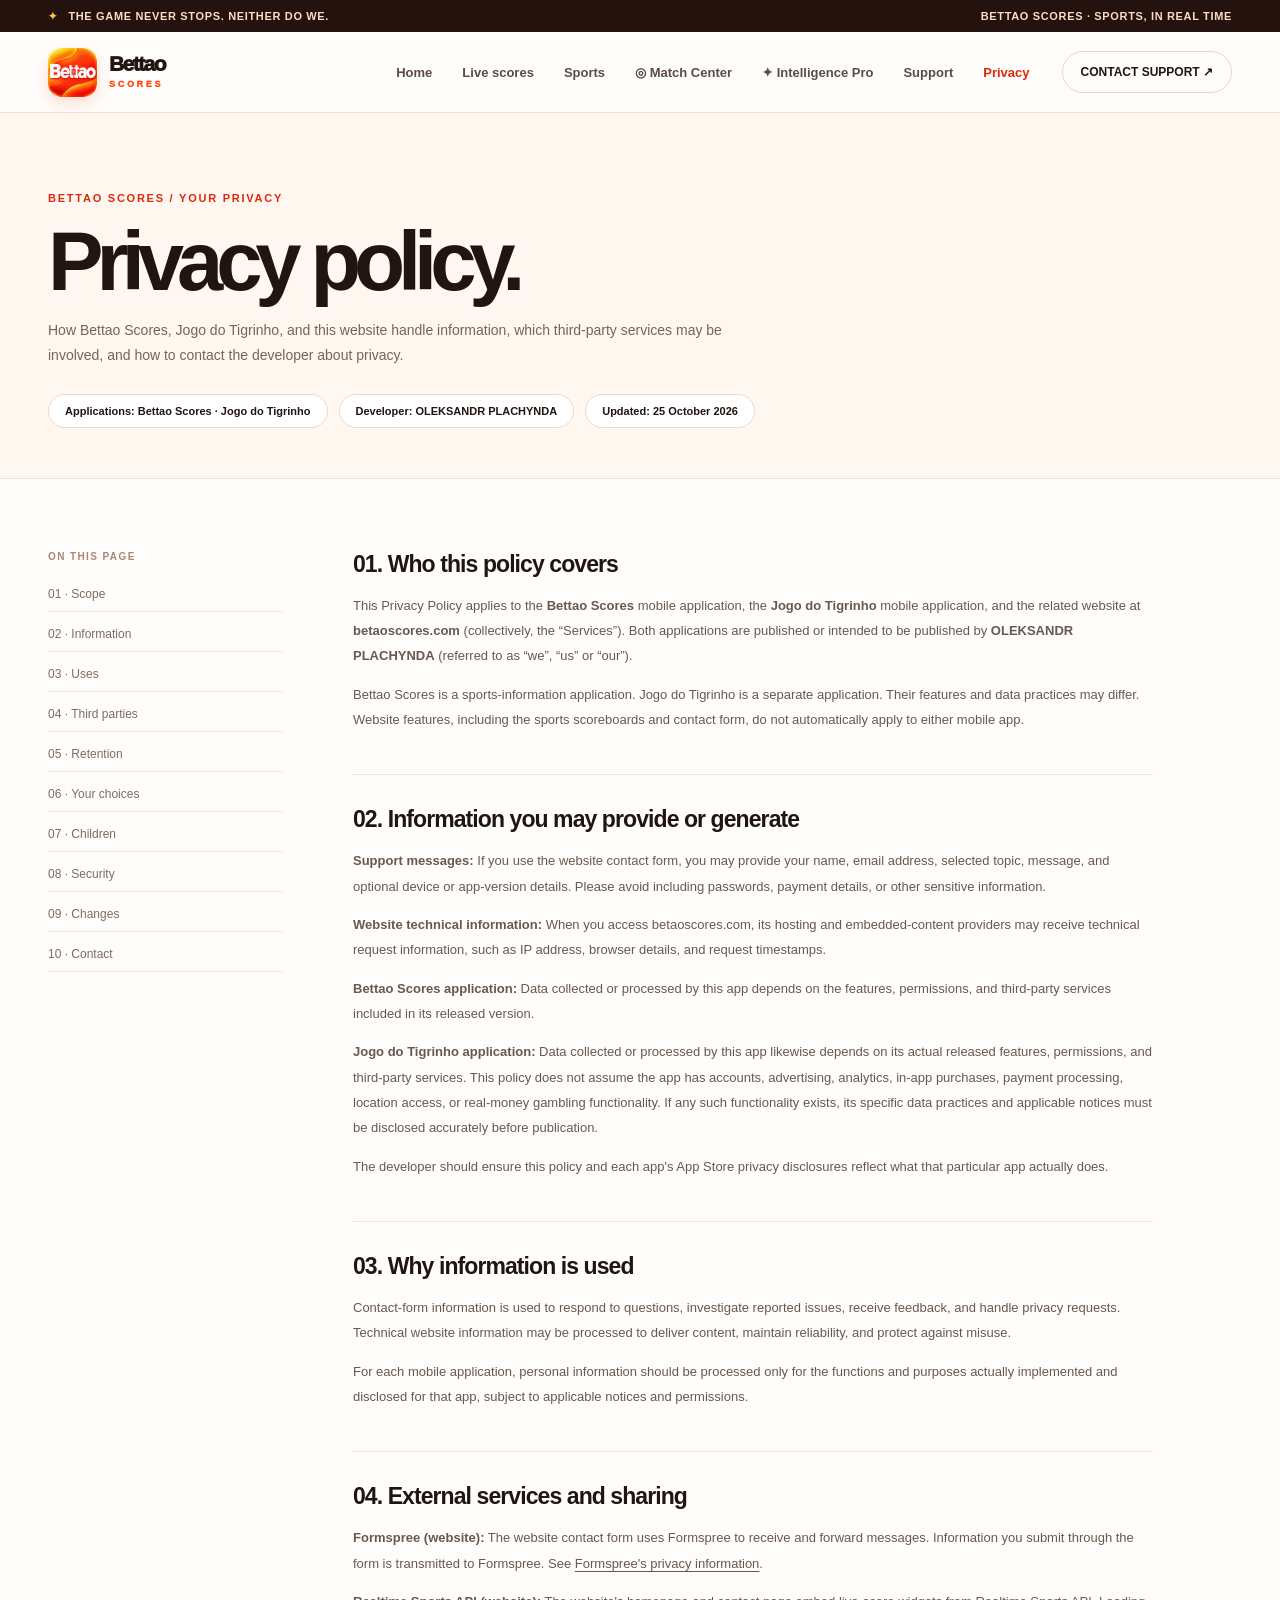
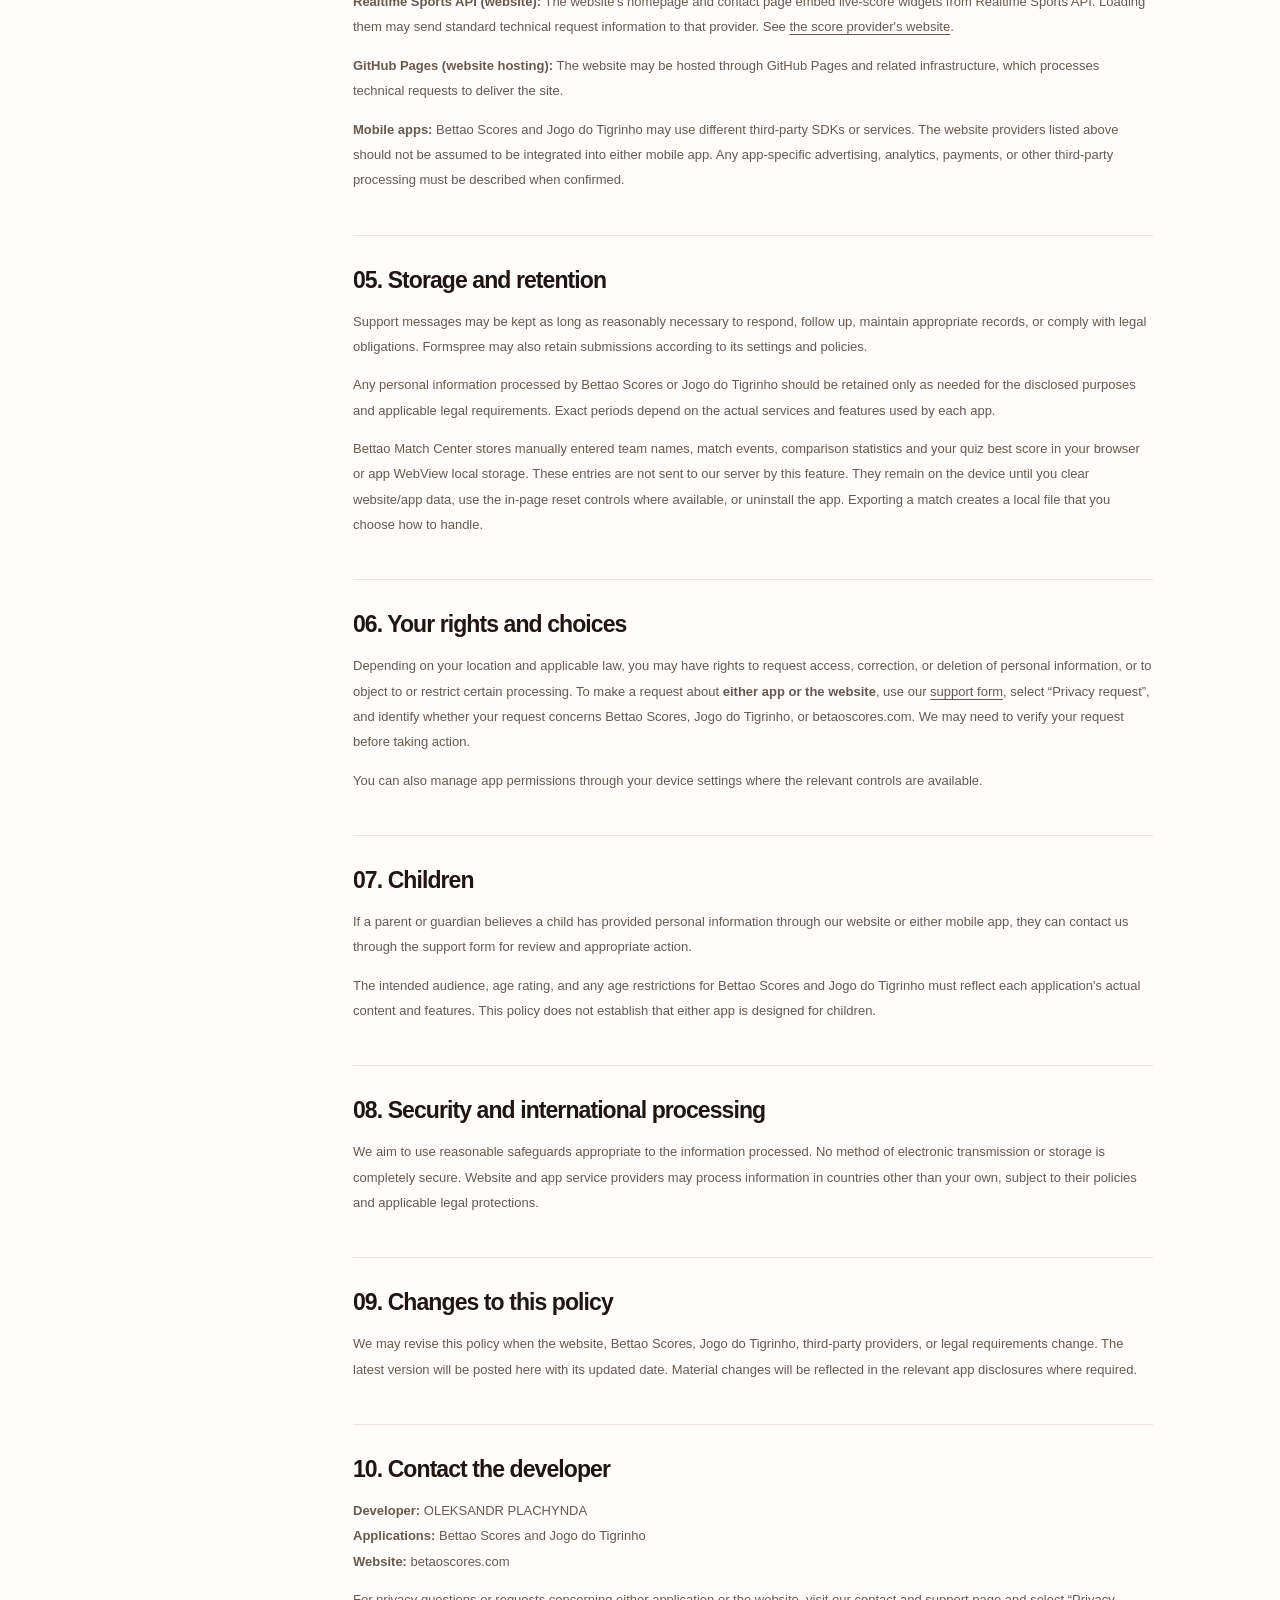
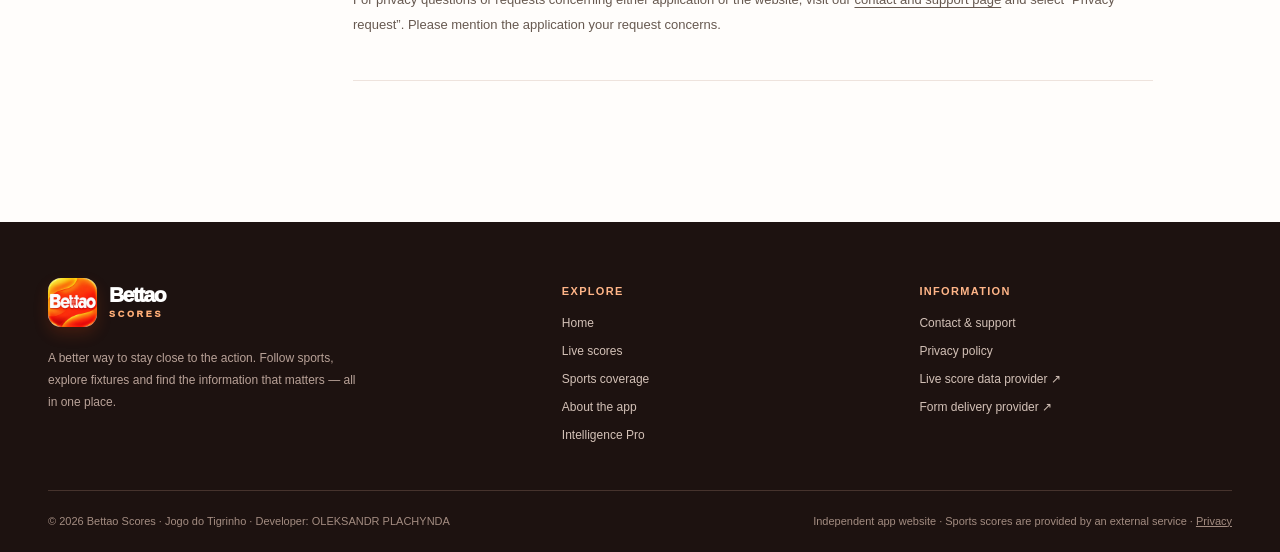
<file: privacy.html>
<!DOCTYPE html>

<html lang="en"><head><meta charset="utf-8"/><meta content="width=device-width, initial-scale=1" name="viewport"/><meta content="#fff8f2" name="theme-color"/><meta content="light" name="color-scheme"/><meta content="OLEKSANDR PLACHYNDA" name="author"/><link href="favicon.png" rel="icon" type="image/png"/><link href="apple-touch-icon.png" rel="apple-touch-icon"/><link href="styles.css" rel="stylesheet"/><script>document.documentElement.classList.add('js-ready')</script><script defer="" src="main.js"></script><title>Privacy Policy — Bettao Scores &amp; Jogo do Tigrinho</title><meta content="Privacy policy for Bettao Scores, Jogo do Tigrinho, and betaoscores.com, developed by OLEKSANDR PLACHYNDA." name="description"/><meta content="Privacy Policy — Bettao Scores &amp; Jogo do Tigrinho" property="og:title"/><meta content="Privacy policy for Bettao Scores, Jogo do Tigrinho, and betaoscores.com, developed by OLEKSANDR PLACHYNDA." property="og:description"/><meta content="hero-banner.webp" property="og:image"/><meta content="website" property="og:type"/></head><body><div class="topbar"><div class="shell"><span><span class="spark">✦</span> THE GAME NEVER STOPS. NEITHER DO WE.</span><span class="topbar-right">BETTAO SCORES · SPORTS, IN REAL TIME</span></div></div><header class="header"><div class="shell header-inner"><a aria-label="Bettao Scores homepage" class="brand" href="index.html"><img alt="" height="49" src="app-icon.webp" width="49"/><span class="brand-word">Bettao<small>SCORES</small></span></a><nav aria-label="Main navigation" class="nav" id="site-nav"><a href="index.html">Home</a><a href="index.html#live">Live scores</a><a href="index.html#sports">Sports</a><a href="match-center.html">◎ Match Center</a><a href="premium.html">✦ Intelligence Pro</a><a href="contact.html">Support</a><a aria-current="page" href="privacy.html">Privacy</a></nav><a class="header-action" href="contact.html">CONTACT SUPPORT ↗</a><button aria-controls="site-nav" aria-expanded="false" aria-label="Open navigation" class="menu-toggle" type="button">☰</button></div></header><main><section class="privacy-hero"><div class="shell"><span class="eyebrow orange">BETTAO SCORES / YOUR PRIVACY</span><h1>Privacy policy.</h1><p>How Bettao Scores, Jogo do Tigrinho, and this website handle information, which third-party services may be involved, and how to contact the developer about privacy.</p><div class="policy-meta"><span>Applications: <strong>Bettao Scores · Jogo do Tigrinho</strong></span><span>Developer: <strong>OLEKSANDR PLACHYNDA</strong></span><span>Updated: <strong>25 October 2026</strong></span></div></div></section><div class="shell policy-layout"><nav aria-label="Privacy policy sections" class="policy-toc"><span>ON THIS PAGE</span><a href="#scope">01 · Scope</a><a href="#information">02 · Information</a><a href="#purposes">03 · Uses</a><a href="#providers">04 · Third parties</a><a href="#retention">05 · Retention</a><a href="#rights">06 · Your choices</a><a href="#children">07 · Children</a><a href="#security">08 · Security</a><a href="#changes">09 · Changes</a><a href="#privacy-contact">10 · Contact</a></nav><article class="policy-content"><section id="scope"><h2>01. Who this policy covers</h2><p>This Privacy Policy applies to the <strong>Bettao Scores</strong> mobile application, the <strong>Jogo do Tigrinho</strong> mobile application, and the related website at <strong>betaoscores.com</strong> (collectively, the “Services”). Both applications are published or intended to be published by <strong>OLEKSANDR PLACHYNDA</strong> (referred to as “we”, “us” or “our”).</p><p>Bettao Scores is a sports-information application. Jogo do Tigrinho is a separate application. Their features and data practices may differ. Website features, including the sports scoreboards and contact form, do not automatically apply to either mobile app.</p></section><section id="information"><h2>02. Information you may provide or generate</h2><p><strong>Support messages:</strong> If you use the website contact form, you may provide your name, email address, selected topic, message, and optional device or app-version details. Please avoid including passwords, payment details, or other sensitive information.</p><p><strong>Website technical information:</strong> When you access betaoscores.com, its hosting and embedded-content providers may receive technical request information, such as IP address, browser details, and request timestamps.</p><p><strong>Bettao Scores application:</strong> Data collected or processed by this app depends on the features, permissions, and third-party services included in its released version.</p><p><strong>Jogo do Tigrinho application:</strong> Data collected or processed by this app likewise depends on its actual released features, permissions, and third-party services. This policy does not assume the app has accounts, advertising, analytics, in-app purchases, payment processing, location access, or real-money gambling functionality. If any such functionality exists, its specific data practices and applicable notices must be disclosed accurately before publication.</p><p>The developer should ensure this policy and each app's App Store privacy disclosures reflect what that particular app actually does.</p></section><section id="purposes"><h2>03. Why information is used</h2><p>Contact-form information is used to respond to questions, investigate reported issues, receive feedback, and handle privacy requests. Technical website information may be processed to deliver content, maintain reliability, and protect against misuse.</p><p>For each mobile application, personal information should be processed only for the functions and purposes actually implemented and disclosed for that app, subject to applicable notices and permissions.</p></section><section id="providers"><h2>04. External services and sharing</h2><p><strong>Formspree (website):</strong> The website contact form uses Formspree to receive and forward messages. Information you submit through the form is transmitted to Formspree. See <a href="https://formspree.io/legal/privacy-policy/" rel="noopener noreferrer" target="_blank">Formspree's privacy information</a>.</p><p><strong>Realtime Sports API (website):</strong> The website's homepage and contact page embed live-score widgets from Realtime Sports API. Loading them may send standard technical request information to that provider. See <a href="https://www.realtimesportsapi.com/" rel="noopener noreferrer" target="_blank">the score provider's website</a>.</p><p><strong>GitHub Pages (website hosting):</strong> The website may be hosted through GitHub Pages and related infrastructure, which processes technical requests to deliver the site.</p><p><strong>Mobile apps:</strong> Bettao Scores and Jogo do Tigrinho may use different third-party SDKs or services. The website providers listed above should not be assumed to be integrated into either mobile app. Any app-specific advertising, analytics, payments, or other third-party processing must be described when confirmed.</p></section><section id="retention"><h2>05. Storage and retention</h2><p>Support messages may be kept as long as reasonably necessary to respond, follow up, maintain appropriate records, or comply with legal obligations. Formspree may also retain submissions according to its settings and policies.</p><p>Any personal information processed by Bettao Scores or Jogo do Tigrinho should be retained only as needed for the disclosed purposes and applicable legal requirements. Exact periods depend on the actual services and features used by each app.</p><p>Bettao Match Center stores manually entered team names, match events, comparison statistics and your quiz best score in your browser or app WebView local storage. These entries are not sent to our server by this feature. They remain on the device until you clear website/app data, use the in-page reset controls where available, or uninstall the app. Exporting a match creates a local file that you choose how to handle.</p></section><section id="rights"><h2>06. Your rights and choices</h2><p>Depending on your location and applicable law, you may have rights to request access, correction, or deletion of personal information, or to object to or restrict certain processing. To make a request about <strong>either app or the website</strong>, use our <a href="contact.html">support form</a>, select “Privacy request”, and identify whether your request concerns Bettao Scores, Jogo do Tigrinho, or betaoscores.com. We may need to verify your request before taking action.</p><p>You can also manage app permissions through your device settings where the relevant controls are available.</p></section><section id="children"><h2>07. Children</h2><p>If a parent or guardian believes a child has provided personal information through our website or either mobile app, they can contact us through the support form for review and appropriate action.</p><p>The intended audience, age rating, and any age restrictions for Bettao Scores and Jogo do Tigrinho must reflect each application's actual content and features. This policy does not establish that either app is designed for children.</p></section><section id="security"><h2>08. Security and international processing</h2><p>We aim to use reasonable safeguards appropriate to the information processed. No method of electronic transmission or storage is completely secure. Website and app service providers may process information in countries other than your own, subject to their policies and applicable legal protections.</p></section><section id="changes"><h2>09. Changes to this policy</h2><p>We may revise this policy when the website, Bettao Scores, Jogo do Tigrinho, third-party providers, or legal requirements change. The latest version will be posted here with its updated date. Material changes will be reflected in the relevant app disclosures where required.</p></section><section id="privacy-contact"><h2>10. Contact the developer</h2><p><strong>Developer:</strong> OLEKSANDR PLACHYNDA<br/><strong>Applications:</strong> Bettao Scores and Jogo do Tigrinho<br/><strong>Website:</strong> betaoscores.com</p><p>For privacy questions or requests concerning either application or the website, visit our <a href="contact.html">contact and support page</a> and select “Privacy request”. Please mention the application your request concerns.</p></section></article></div></main><footer class="footer"><div class="shell"><div class="footer-grid"><div><a class="brand" href="index.html"><img alt="" height="49" src="app-icon.webp" width="49"/><span class="brand-word">Bettao<small>SCORES</small></span></a><p class="footer-desc">A better way to stay close to the action. Follow sports, explore fixtures and find the information that matters — all in one place.</p></div><div><h4>Explore</h4><div class="footer-links"><a href="index.html">Home</a><a href="index.html#live">Live scores</a><a href="index.html#sports">Sports coverage</a><a href="index.html#about">About the app</a><a href="premium.html">Intelligence Pro</a></div></div><div><h4>Information</h4><div class="footer-links"><a href="contact.html">Contact &amp; support</a><a href="privacy.html">Privacy policy</a><a href="https://www.realtimesportsapi.com/widgets" rel="noopener noreferrer" target="_blank">Live score data provider ↗</a><a href="https://formspree.io/" rel="noopener noreferrer" target="_blank">Form delivery provider ↗</a></div></div></div><div class="footer-bottom"><span>© 2026 Bettao Scores · Jogo do Tigrinho · Developer: OLEKSANDR PLACHYNDA</span><span>Independent app website · Sports scores are provided by an external service · <a href="privacy.html">Privacy</a></span></div></div></footer></body></html>
</file>
<file: styles.css>
:root{--ink:#201511;--muted:#6e625c;--orange:#ff4a10;--deep:#d92b09;--gold:#ffc433;--cream:#fff8f2;--paper:#fffdfb;--line:#f0e2d9;--black:#191311;--radius:24px;--shadow:0 22px 70px rgba(79,29,9,.09)}
*{box-sizing:border-box}html{scroll-behavior:smooth;scroll-padding-top:105px}body{margin:0;background:var(--paper);color:var(--ink);font-family:Inter,ui-sans-serif,-apple-system,BlinkMacSystemFont,'Segoe UI',sans-serif;-webkit-font-smoothing:antialiased}a{color:inherit;text-decoration:none}button,input,textarea,select{font:inherit}button{cursor:pointer}img{max-width:100%;display:block}::selection{background:#ffb15b;color:#291004}.shell{width:min(1320px,calc(100% - 80px));margin:auto}.wide{width:min(1740px,calc(100% - 60px));margin:auto}.eyebrow{font-size:11px;font-weight:850;letter-spacing:.16em;text-transform:uppercase}.eyebrow.orange{color:var(--deep)}.subtle{color:var(--muted)}.topbar{background:#23120d;color:#ffdbc4;font-size:11px;font-weight:650;letter-spacing:.06em}.topbar .shell{min-height:32px;display:flex;justify-content:space-between;align-items:center;gap:15px}.topbar .spark{color:var(--gold);padding-right:7px}.topbar a:hover{color:white}.header{background:rgba(255,253,251,.96);border-bottom:1px solid var(--line);position:sticky;top:0;z-index:30;backdrop-filter:blur(18px)}.header-inner{min-height:84px;display:flex;align-items:center;gap:32px}.brand{display:flex;align-items:center;gap:12px;flex-shrink:0}.brand img{width:49px;height:49px;border-radius:13px;box-shadow:0 7px 15px #fc4b102b}.brand-word{font-size:21px;font-weight:930;letter-spacing:-.075em;line-height:.84}.brand-word small{display:block;letter-spacing:.3em;font-size:9px;margin-top:8px;color:var(--orange)}.nav{display:flex;gap:30px;align-items:center;margin-left:auto}.nav a{font-size:13px;font-weight:720;color:#5b4c44;transition:color .2s}.nav a:hover,.nav a[aria-current=page]{color:var(--deep)}.header-action{border:1px solid #e9d4c8;padding:13px 18px;border-radius:100px;font-size:12px;font-weight:820;white-space:nowrap}.header-action:hover{background:var(--ink);color:white}.menu-toggle{display:none;background:none;border:0;font-size:26px}.button{display:inline-flex;align-items:center;justify-content:center;gap:14px;min-height:50px;border-radius:100px;padding:0 24px;font-weight:850;font-size:12px;letter-spacing:.02em;border:1px solid transparent;transition:transform .2s,background .2s,box-shadow .2s}.button:hover{transform:translateY(-2px)}.button.primary{background:var(--ink);color:white}.button.primary:hover{background:#402318}.button.hot{background:linear-gradient(115deg,#ff4815,#ff8b15);color:white;box-shadow:0 12px 25px #f74d162a}.button.outline{border-color:#ddc8bc;background:white}.button.white{background:white;color:var(--ink)}.button:disabled{opacity:.6;cursor:wait;transform:none}.hero{padding:60px 0 0;overflow:hidden;background:radial-gradient(circle at 78% 4%,#fff1de 0,transparent 37%),linear-gradient(#fffdfb,#fff7ef)}.hero-heading{display:grid;grid-template-columns:1.4fr .65fr;gap:65px;align-items:end;margin-bottom:33px}.hero h1{font-size:clamp(52px,6.6vw,111px);line-height:.91;letter-spacing:-.09em;font-weight:950;margin:14px 0 0;max-width:1020px}.hero h1 em{font-style:normal;background:linear-gradient(90deg,#f43815,#ff9615);background-clip:text;color:transparent}.hero-side{padding-bottom:7px}.hero-side p{color:#71635c;font-size:15px;line-height:1.8;margin:0 0 22px}.hero-visual{position:relative;border-radius:30px;overflow:hidden;background:#ef480a;box-shadow:0 28px 80px #d74e1a25}.hero-visual img{width:100%;aspect-ratio:2048/877;object-fit:cover}.hero-visual::after{content:'';position:absolute;inset:58% 0 0;background:linear-gradient(transparent,rgba(55,14,0,.45));pointer-events:none}.hero-visual-footer{position:absolute;bottom:24px;left:27px;right:27px;z-index:1;display:flex;align-items:center;justify-content:space-between;gap:12px;color:white}.hero-visual-footer span{font-size:11px;font-weight:800;letter-spacing:.12em;text-transform:uppercase}.hero-visual-footer strong{font-size:11px;letter-spacing:.07em;border:1px solid #ffffff66;border-radius:50px;padding:11px 16px;background:#39170b45}.metric-strip{display:grid;grid-template-columns:repeat(4,1fr);gap:0;border-bottom:1px solid var(--line);padding:26px 0}.metric{display:flex;gap:13px;align-items:center;padding:12px 23px;border-right:1px solid var(--line)}.metric:first-child{padding-left:0}.metric:last-child{border-right:0}.metric-icon{font-size:25px}.metric strong{display:block;font-size:13px;font-weight:870}.metric span:last-child{display:block;font-size:11px;color:#8d7a6e;margin-top:5px}.section{padding:106px 0}.section-heading{display:flex;justify-content:space-between;align-items:end;gap:40px;margin-bottom:37px}.section-heading h2{font-size:clamp(37px,4.4vw,69px);line-height:1.02;letter-spacing:-.073em;margin:13px 0 0;font-weight:940}.section-heading p{font-size:14px;line-height:1.85;max-width:365px;color:var(--muted);margin:0 0 4px}.score-section{padding:80px 0 94px;background:#1d1210;color:#fff9f5;position:relative;overflow:hidden}.score-section:before{content:'';position:absolute;inset:-170px -100px auto auto;width:650px;height:500px;border-radius:50%;background:#ff4d0b;filter:blur(190px);opacity:.15;pointer-events:none}.score-section .section-heading p{color:#bea79a}.live-dot{display:inline-block;background:#ff5e32;width:8px;height:8px;border-radius:50%;margin-right:7px;box-shadow:0 0 0 4px #ff60331c;animation:pulse 2s infinite}@keyframes pulse{50%{box-shadow:0 0 0 9px #ff603300}}.score-toolbar{display:flex;gap:9px;flex-wrap:wrap;margin-bottom:25px}.score-filter{border:1px solid #59423a;background:#2b1d18;color:#d9c5b9;padding:12px 19px;border-radius:99px;font-weight:780;font-size:12px}.score-filter:hover{border-color:#f97943}.score-filter[aria-pressed=true]{background:linear-gradient(110deg,#ff4b12,#ff9018);border-color:transparent;color:white}.score-grid{display:grid;grid-template-columns:repeat(3,minmax(0,1fr));gap:16px}.score-card{background:#fffaf7;border-radius:17px;overflow:hidden;color:#201511;border:1px solid #fff5f0;box-shadow:0 10px 25px #0905041a;min-width:0}.score-card[hidden]{display:none!important}.score-card-head{display:flex;align-items:center;justify-content:space-between;gap:8px;padding:17px 19px 14px;border-bottom:1px solid #f2e9e3}.score-card-head strong{font-size:13px;font-weight:870;letter-spacing:-.015em}.score-card-head span{font-size:10px;color:#ad6d48;font-weight:830;letter-spacing:.08em;text-transform:uppercase}.score-card iframe{display:block;width:100%;height:350px;border:0;background:#fff}.score-card .provider-note{border-top:1px solid #f4ebe5;padding:10px 17px;font-size:10px;color:#83726a}.provider-note a{text-decoration:underline;text-underline-offset:2px}.score-bottom{display:flex;justify-content:space-between;align-items:center;gap:20px;margin-top:22px;font-size:12px;color:#c7b2a6}.score-bottom a{color:#ffc8a0;text-decoration:underline;text-underline-offset:3px}.category-grid{display:grid;grid-template-columns:repeat(3,1fr);gap:18px}.category-card{border-radius:25px;overflow:hidden;position:relative;background:#fa4c11;min-height:465px;isolation:isolate}.category-card img{height:100%;width:100%;object-fit:cover;position:absolute;inset:0;transition:transform .6s}.category-card:hover img{transform:scale(1.04)}.category-card::after{content:'';position:absolute;inset:48% 0 0;background:linear-gradient(transparent,rgba(29,10,6,.8));z-index:1}.category-card-content{position:absolute;bottom:29px;left:27px;right:27px;z-index:2;color:white}.category-card h3{font-size:31px;letter-spacing:-.055em;margin:9px 0 8px}.category-card p{font-size:12px;line-height:1.65;max-width:300px;color:#fff4ec;margin:0}.category-card .tag{font-size:10px;font-weight:900;letter-spacing:.13em;color:#ffdd92}.product-band{background:#fff0e4;padding:95px 0}.product-grid{display:grid;grid-template-columns:1fr 1fr;gap:65px;align-items:center}.product-visual{background:linear-gradient(130deg,#ff5819,#ffb51e);padding:13px;border-radius:26px;box-shadow:var(--shadow)}.product-visual img{width:100%;border-radius:17px}.product-copy h2{font-size:clamp(41px,4.6vw,72px);letter-spacing:-.078em;line-height:1.03;margin:14px 0 23px}.product-copy p{color:#725b50;font-size:15px;line-height:1.85;max-width:470px}.feature-list{list-style:none;padding:0;margin:26px 0 32px}.feature-list li{display:flex;gap:12px;align-items:flex-start;padding:10px 0;font-size:13px;font-weight:680}.feature-list li span{color:#f55c18;font-size:17px}.info-tiles{display:grid;grid-template-columns:repeat(3,1fr);gap:16px}.info-tile{background:#fff9f4;border:1px solid #f0e4dc;border-radius:20px;padding:27px}.info-tile .number{color:var(--orange);font-size:12px;font-weight:950}.info-tile h3{font-size:19px;letter-spacing:-.04em;margin:21px 0 10px}.info-tile p{font-size:13px;color:var(--muted);line-height:1.75;margin:0}.cta-band{padding:72px 0;background:linear-gradient(115deg,#ff4315,#ff8d18);color:white}.cta-inner{display:flex;align-items:center;justify-content:space-between;gap:40px}.cta-inner h2{font-size:clamp(34px,4.1vw,60px);line-height:1.02;letter-spacing:-.065em;margin:8px 0}.cta-inner p{font-size:14px;color:#fff4e8;max-width:550px;line-height:1.7}.footer{background:#1d1210;color:#f5e9df;padding:56px 0 25px}.footer-grid{display:grid;grid-template-columns:1.5fr 1fr 1fr;gap:45px;padding-bottom:48px}.footer .brand-word{color:white}.footer .brand-word small{color:#ffae77}.footer-desc{color:#b9a298;font-size:12px;line-height:1.85;max-width:320px;margin-top:20px}.footer h4{font-size:11px;letter-spacing:.12em;text-transform:uppercase;color:#ffb588;margin:7px 0 19px}.footer-links{display:grid;gap:14px}.footer-links a{font-size:12px;color:#d3c1b7}.footer-links a:hover{color:white}.footer-bottom{border-top:1px solid #46332d;padding-top:24px;display:flex;justify-content:space-between;gap:20px;font-size:11px;color:#a38c81}.footer-bottom a{text-decoration:underline}.inner-hero{padding:57px 0 42px;background:radial-gradient(circle at 95% 0,#ffe7d3,transparent 42%),#fff8f3}.inner-hero h1{font-size:clamp(44px,6.3vw,88px);line-height:.96;letter-spacing:-.078em;margin:16px 0 17px}.inner-hero p{color:#78665e;font-size:15px;line-height:1.75;max-width:630px;margin:0}.compact-score{background:#20130f;padding:20px 0;color:white}.compact-inner{display:grid;grid-template-columns:190px minmax(0,1fr);align-items:center;gap:20px}.compact-title strong{display:block;font-size:19px;letter-spacing:-.04em;margin-top:8px}.compact-title p{font-size:11px;color:#cfad9e;line-height:1.6;margin:7px 0 0}.compact-score-window{height:146px;background:#fff;border-radius:13px;overflow:hidden;display:flex;align-items:stretch;position:relative}.compact-score-window iframe{border:0;width:100%;height:100%;background:#fff}.contact-section{padding:70px 0 115px}.contact-layout{display:grid;grid-template-columns:minmax(0,.87fr) minmax(0,1.13fr);gap:72px;align-items:start}.contact-copy h2{font-size:clamp(33px,4vw,55px);letter-spacing:-.065em;line-height:1.08;margin:13px 0 18px}.contact-copy>p{color:#75635a;line-height:1.85;font-size:14px;max-width:460px}.help-list{display:grid;gap:13px;margin-top:32px}.help-item{display:flex;gap:16px;padding:20px;border:1px solid #f0e4dc;border-radius:16px;background:#fffaf7}.help-item .icon{width:40px;height:40px;display:grid;place-items:center;flex-shrink:0;border-radius:12px;background:#ffeadb;font-size:20px}.help-item strong{font-size:13px;display:block}.help-item p{font-size:12px;color:#806c62;line-height:1.7;margin:6px 0 0}.contact-form-wrap{background:#fff;border:1px solid #eadbd2;border-radius:25px;padding:35px;box-shadow:var(--shadow)}.contact-form-wrap h3{font-size:26px;letter-spacing:-.055em;margin:0 0 8px}.contact-form-wrap .intro{font-size:12px;color:#816f66;line-height:1.7;margin:0 0 26px}.form-grid{display:grid;grid-template-columns:1fr 1fr;gap:17px}.field{display:grid;gap:8px;margin-bottom:18px}.field label{font-size:11px;font-weight:830;color:#44342c}.field label .req{color:var(--deep)}.field input,.field textarea,.field select{width:100%;background:#fffaf7;border:1px solid #e9d9ce;border-radius:11px;min-height:48px;padding:12px 14px;color:#281c16;outline:0;transition:border-color .2s,box-shadow .2s}.field textarea{min-height:137px;resize:vertical;line-height:1.55}.field input:focus,.field textarea:focus,.field select:focus{border-color:#ff7b35;box-shadow:0 0 0 3px #ff78301f}.form-foot{display:flex;gap:15px;align-items:center;justify-content:space-between;flex-wrap:wrap}.form-foot .button{min-width:175px}.form-privacy{font-size:11px;color:#827065;line-height:1.6;max-width:255px}.form-privacy a{text-decoration:underline}.form-status{font-size:12px;font-weight:700;line-height:1.7;margin:18px 0 0;min-height:0}.form-status[data-state=success]{color:#177343}.form-status[data-state=error]{color:#b92b20}.faq-section{padding:70px 0 100px;background:#fff7f0}.faq-layout{display:grid;grid-template-columns:1fr 1.5fr;gap:80px}.faq-layout h2{font-size:clamp(36px,4vw,60px);letter-spacing:-.07em;line-height:1.05;margin:14px 0}.faq-item{border-bottom:1px solid #ebdcd0}.faq-item summary{font-size:14px;font-weight:820;cursor:pointer;list-style:none;padding:21px 30px 21px 0;position:relative}.faq-item summary::-webkit-details-marker{display:none}.faq-item summary:after{content:'+';position:absolute;right:0;font-size:22px;top:17px;color:#e84e1b}.faq-item[open] summary:after{content:'−'}.faq-item p{color:#79665c;font-size:13px;line-height:1.8;margin:0 0 22px}.privacy-hero{padding:75px 0 50px;background:#fff7f0;border-bottom:1px solid #f0e1d8}.privacy-hero h1{font-size:clamp(45px,6.5vw,88px);letter-spacing:-.085em;margin:14px 0 15px;line-height:1}.privacy-hero p{color:#77645b;line-height:1.8;font-size:14px;max-width:710px}.policy-meta{display:flex;flex-wrap:wrap;gap:11px;margin-top:25px}.policy-meta span{background:white;border:1px solid #ecd9ce;border-radius:100px;padding:10px 16px;font-size:11px;font-weight:750}.policy-layout{display:grid;grid-template-columns:245px minmax(0,760px);gap:80px;padding:72px 0 110px;align-items:start}.policy-toc{position:sticky;top:122px;display:grid;gap:5px}.policy-toc span{font-size:10px;font-weight:850;letter-spacing:.14em;color:#aa8774;text-transform:uppercase;margin-bottom:10px}.policy-toc a{font-size:12px;color:#806b60;padding:10px 0;border-bottom:1px solid #f0e6e0}.policy-toc a:hover{color:#df4d18}.policy-content section{padding:0 0 29px;margin-bottom:31px;border-bottom:1px solid #eee3dd}.policy-content h2{font-size:23px;letter-spacing:-.04em;margin:0 0 15px}.policy-content p,.policy-content li{font-size:13px;line-height:1.95;color:#675950}.policy-content ul{padding-left:20px}.policy-content a{text-decoration:underline;text-underline-offset:3px}.policy-alert{padding:19px 22px;border-left:3px solid #f26421;background:#fff6ef;border-radius:0 13px 13px 0;margin:24px 0;font-size:13px;line-height:1.8;color:#695448}.sr-only{position:absolute;width:1px;height:1px;padding:0;margin:-1px;overflow:hidden;clip:rect(0,0,0,0);white-space:nowrap;border:0}.reveal{opacity:0;transform:translateY(15px);transition:opacity .6s ease,transform .6s ease}.reveal.visible{opacity:1;transform:none}
@media(max-width:1100px){.shell{width:min(100% - 50px,1320px)}.wide{width:calc(100% - 40px)}.nav{gap:16px}.hero-heading{gap:30px}.score-grid{grid-template-columns:repeat(2,minmax(0,1fr))}.category-card{min-height:380px}.contact-layout{gap:35px}.policy-layout{gap:40px}}
@media(max-width:760px){.topbar .shell{justify-content:center}.topbar .topbar-right{display:none}.shell,.wide{width:calc(100% - 34px)}.header-inner{min-height:72px;gap:10px}.brand img{width:41px;height:41px;border-radius:11px}.brand-word{font-size:18px}.header-action{margin-left:auto;padding:10px 12px;font-size:10px}.menu-toggle{display:block;font-size:23px;padding:8px;margin-left:3px}.nav{display:none;position:absolute;top:100%;left:0;right:0;background:#fffaf6;border-bottom:1px solid #edd9cb;padding:18px 22px 24px;box-shadow:0 12px 25px #3c180b14;flex-direction:column;align-items:stretch;gap:0}.nav.open{display:flex}.nav a{padding:13px 0;border-bottom:1px solid #f4e7dd}.hero{padding:42px 0 0}.hero-heading{display:block;margin-bottom:27px}.hero h1{font-size:clamp(47px,11vw,80px);margin-top:14px}.hero-side{margin-top:20px}.hero-side p{font-size:13px;margin-bottom:16px}.hero-visual{border-radius:19px}.hero-visual img{aspect-ratio:1.6;object-fit:cover;object-position:center}.hero-visual-footer{left:15px;right:15px;bottom:13px}.hero-visual-footer span{font-size:9px}.hero-visual-footer strong{font-size:9px;padding:9px}.metric-strip{grid-template-columns:repeat(2,1fr);padding:15px 0}.metric{padding:13px 9px;border-bottom:1px solid var(--line)}.metric:nth-child(2){border-right:0}.metric:nth-child(3),.metric:nth-child(4){border-bottom:0}.metric-icon{font-size:21px}.metric strong{font-size:11px}.metric span:last-child{font-size:10px}.section{padding:70px 0}.section-heading{display:block;margin-bottom:25px}.section-heading p{margin-top:15px}.section-heading h2{font-size:clamp(36px,9vw,56px)}.score-section{padding:65px 0}.score-toolbar{gap:7px}.score-filter{font-size:11px;padding:10px 13px}.score-grid{grid-template-columns:1fr;gap:13px}.score-card iframe{height:330px}.score-bottom{display:block;line-height:1.8}.category-grid{grid-template-columns:1fr;gap:14px}.category-card{min-height:460px}.category-card img{object-position:center 25%}.product-band{padding:67px 0}.product-grid{grid-template-columns:1fr;gap:30px}.product-copy h2{font-size:46px}.info-tiles{grid-template-columns:1fr}.cta-band{padding:52px 0}.cta-inner{display:block}.cta-inner .button{margin-top:18px}.footer-grid{grid-template-columns:1fr 1fr;gap:30px}.footer-grid>div:first-child{grid-column:1/-1}.footer-bottom{display:block;line-height:2}.inner-hero{padding:48px 0 28px}.inner-hero h1{font-size:51px}.compact-score{padding:15px 0}.compact-inner{grid-template-columns:1fr;gap:12px}.compact-title{display:flex;align-items:center;justify-content:space-between;gap:10px}.compact-title strong{font-size:15px;margin:0}.compact-title p{display:none}.compact-score-window{height:125px}.contact-section{padding:50px 0 75px}.contact-layout{grid-template-columns:1fr;gap:33px}.contact-copy h2{font-size:42px}.contact-form-wrap{padding:23px}.form-grid{grid-template-columns:1fr;gap:0}.faq-section{padding:65px 0}.faq-layout{grid-template-columns:1fr;gap:15px}.privacy-hero{padding:55px 0 35px}.privacy-hero h1{font-size:51px}.policy-layout{display:block;padding:45px 0 75px}.policy-toc{position:static;display:flex;flex-wrap:wrap;gap:6px;margin-bottom:38px}.policy-toc span{width:100%}.policy-toc a{padding:9px 11px;border:1px solid #eeddd2;border-radius:100px;font-size:10px}.policy-content h2{font-size:21px}}
@media(prefers-reduced-motion:reduce){*,*:before,*:after{scroll-behavior:auto!important;animation:none!important;transition:none!important}.reveal{opacity:1;transform:none}}

/* Desktop and tablet refinements — v2 */
@media (min-width: 1101px) {
  .shell { width: min(1280px, calc(100% - 96px)); }
  .wide { width: min(1640px, calc(100% - 96px)); }
  .header-inner { min-height: 80px; }
  .hero { padding-top: 74px; }
  .hero-heading { grid-template-columns: minmax(0, 1.35fr) minmax(300px, .65fr); gap: clamp(42px, 5vw, 100px); align-items: center; margin-bottom: 42px; }
  .hero h1 { font-size: clamp(66px, 5.7vw, 88px); letter-spacing: -.075em; line-height: .99; margin-top: 18px; }
  .hero-side { padding: 32px 0 0 28px; border-left: 2px solid #ffd9c2; }
  .hero-side p { font-size: 16px; line-height: 1.75; max-width: 410px; }
  .hero-visual { border-radius: 26px; }
  .hero-visual img { aspect-ratio: 2.36 / 1; object-position: center; }
  .metric-strip { padding: 20px 0; }
  .section { padding: 88px 0; }
  .section-heading h2 { font-size: clamp(44px, 4vw, 62px); }
  .section-heading p { font-size: 15px; max-width: 430px; }
  .score-section { padding: 88px 0 96px; }
  .score-grid { grid-template-columns: repeat(2, minmax(0, 1fr)); gap: 22px; }
  .score-card { border-radius: 20px; }
  .score-card-head { padding: 19px 24px 16px; }
  .score-card-head strong { font-size: 16px; }
  .score-card-head span { font-size: 11px; }
  .score-card iframe { height: 405px; }
  .score-card .provider-note { padding: 12px 24px; }
  .category-grid { gap: 22px; }
  .category-card { min-height: 440px; }
  .category-card-content { left: 30px; right: 30px; }
  .product-grid { grid-template-columns: minmax(0, 1fr) minmax(0, 1fr); gap: clamp(50px, 6vw, 100px); }
  .product-copy h2 { font-size: clamp(46px, 4.5vw, 66px); }
  .contact-layout { grid-template-columns: minmax(0, 1fr) minmax(0, 1fr); gap: 75px; }
  .faq-layout { grid-template-columns: minmax(0, .9fr) minmax(0, 1.1fr); gap: 95px; }
  .policy-layout { grid-template-columns: 235px minmax(0, 800px); gap: 70px; }
}
@media (min-width: 761px) and (max-width: 1100px) {
  .hero h1 { font-size: clamp(50px, 6vw, 75px); line-height: .98; }
  .hero-heading { grid-template-columns: minmax(0, 1.25fr) minmax(0, .75fr); align-items: center; }
  .hero-side p { font-size: 14px; }
  .score-grid { grid-template-columns: repeat(2, minmax(0, 1fr)); gap: 18px; }
  .score-card iframe { height: 390px; }
  .category-card { min-height: 360px; }
  .category-card-content { left: 20px; right: 20px; bottom: 22px; }
  .category-card h3 { font-size: 27px; }
  .product-grid { gap: 34px; }
  .contact-layout { gap: 34px; }
}
@media (min-width: 761px) and (max-width: 900px) {
  .score-grid { grid-template-columns: minmax(0, 1fr); }
  .score-card iframe { height: 380px; }
  .hero-heading { grid-template-columns: 1fr; gap: 18px; }
  .hero h1 { max-width: 740px; }
  .hero-side { max-width: 580px; }
  .category-grid { gap: 12px; }
  .category-card { min-height: 330px; }
  .category-card h3 { font-size: 24px; }
  .category-card p { font-size: 11px; }
}
@media (max-width: 760px) {
  /* Preserve the mobile presentation while preventing horizontal overflow. */
  body { overflow-x: clip; }
  .score-card iframe { width: 100%; }
  .hero h1 { overflow-wrap: normal; }
}
</file>
<file: match-center.css>
/* Bettao Match Center — self-contained styles, no build tools required */
:root{--mc-bg:#0b111c;--mc-panel:#151e2d;--mc-panel2:#1a2638;--mc-line:#2b3a4f;--mc-muted:#a0afc3;--mc-white:#f8fafc;--mc-orange:#ff8737;--mc-orange2:#ffb56c}
*{box-sizing:border-box}html{scroll-behavior:smooth}body.mc-page{margin:0;background:var(--mc-bg);color:var(--mc-white);font-family:Inter,ui-sans-serif,-apple-system,BlinkMacSystemFont,"Segoe UI",sans-serif;line-height:1.55}body.mc-page a{color:inherit;text-decoration:none}body.mc-page button,body.mc-page input,body.mc-page select{font:inherit}body.mc-page button{cursor:pointer}body.mc-page button:focus-visible,body.mc-page a:focus-visible,body.mc-page input:focus-visible,body.mc-page select:focus-visible{outline:3px solid #ffb56c;outline-offset:3px}.mc-container{width:min(1320px,calc(100% - 64px));margin:auto}.mc-header{position:sticky;top:0;z-index:10;background:#0b111cef;backdrop-filter:blur(18px);border-bottom:1px solid #263349}.mc-header-row{min-height:78px;display:flex;align-items:center;gap:30px}.mc-brand{display:flex;align-items:center;gap:11px;font-size:16px;font-weight:900;letter-spacing:.04em;white-space:nowrap}.mc-brand img{border-radius:11px}.mc-brand b{color:var(--mc-orange)}.mc-header nav{display:flex;align-items:center;gap:25px;margin-left:auto}.mc-header nav a{font-size:13px;color:#b7c2d2;transition:color .2s}.mc-header nav a:hover{color:#fff}.mc-header-tag{font-size:10px;font-weight:900;letter-spacing:.14em;color:var(--mc-orange2);border:1px solid #7a492b;border-radius:999px;padding:8px 12px;white-space:nowrap}.mc-hero{overflow:hidden;background:radial-gradient(ellipse at 85% 22%,#432a1b 0%,transparent 44%),linear-gradient(140deg,#111b2a,#0b111c 68%);border-bottom:1px solid var(--mc-line)}.mc-hero-layout{min-height:575px;padding:90px 0;display:grid;grid-template-columns:1.05fr .95fr;align-items:center;gap:7%}.mc-eyebrow{font-size:11px;letter-spacing:.17em;color:var(--mc-orange2);font-weight:900}.mc-pulse,.mc-live-indicator{display:inline-block;width:8px;height:8px;border-radius:50%;background:#f97316;box-shadow:0 0 0 4px #f9731630;margin-right:9px}.mc-hero h1{font-size:clamp(56px,6.2vw,102px);line-height:1.03;letter-spacing:-.075em;margin:22px 0}.mc-hero h1 em{font-style:normal;color:var(--mc-orange)}.mc-hero p{font-size:17px;max-width:550px;color:#b9c7d8}.mc-hero-actions{display:flex;flex-wrap:wrap;gap:12px;margin:28px 0}.mc-btn{display:inline-flex;align-items:center;justify-content:center;min-height:48px;padding:12px 19px;border-radius:9px;font-size:12px;font-weight:900;letter-spacing:.055em;border:1px solid transparent;transition:transform .2s,filter .2s}.mc-btn:hover{transform:translateY(-2px);filter:brightness(1.08)}.mc-btn-hot{background:linear-gradient(120deg,#ff762b,#ff9b45);color:#10151e!important}.mc-btn-outline{border-color:#5c6676;color:#f4f6f9!important}.mc-hero-proof{display:flex;flex-wrap:wrap;gap:18px;color:#a4b5c8;font-size:12px}.mc-hero-card{padding:25px;border:1px solid #69503f;border-radius:23px;background:linear-gradient(145deg,#233043,#111927);box-shadow:0 35px 110px #0007,0 0 100px #f9731613;transform:rotate(-2deg)}.mc-preview-top,.mc-preview-bottom{display:flex;justify-content:space-between;gap:10px;font-size:10px;font-weight:900;letter-spacing:.14em;color:#aebbd0}.mc-preview-top span:first-child,.mc-preview-bottom b{color:var(--mc-orange2)}.mc-preview-score{display:flex;justify-content:center;align-items:center;gap:60px;padding:52px 0 38px;text-align:center}.mc-preview-score div{display:flex;flex-direction:column;gap:4px}.mc-preview-score small{font-size:11px;color:#b7c3d5;font-weight:800}.mc-preview-score strong{font-size:clamp(70px,7vw,115px);line-height:1;letter-spacing:-.07em}.mc-preview-score>span{font-size:60px;color:var(--mc-orange)}.mc-preview-timeline{height:55px;display:flex;align-items:center;justify-content:space-around;position:relative}.mc-preview-timeline:before{content:"";position:absolute;height:2px;background:#526175;left:5%;right:5%}.mc-preview-timeline i{width:11px;height:11px;background:#fa8b3d;border:3px solid #1b2839;border-radius:50%;z-index:1}.mc-preview-timeline i:nth-child(even){background:#c4d0dd}.mc-preview-bottom{border-top:1px solid #35445b;padding-top:18px}.mc-section{padding:92px 0}.mc-live-section,.mc-quiz-section{background:#101928}.mc-section-head{display:flex;align-items:end;justify-content:space-between;gap:35px;margin-bottom:32px}.mc-section-head h2{font-size:clamp(32px,4vw,54px);letter-spacing:-.055em;line-height:1.1;margin:13px 0 0}.mc-orange{color:var(--mc-orange)}.mc-section-head>p{color:var(--mc-muted);max-width:450px;font-size:14px}.mc-sport-tabs{display:flex;gap:9px;overflow-x:auto;padding:0 0 15px;scrollbar-width:thin}.mc-sport-tab{border:1px solid #39495c;background:#172234;color:#c4d0df;border-radius:9px;padding:12px 16px;white-space:nowrap;font-size:13px;font-weight:750}.mc-sport-tab.is-active{background:var(--mc-orange);color:#111821;border-color:var(--mc-orange)}.mc-widget{background:#fff;border-radius:15px;overflow:hidden;box-shadow:0 22px 70px #0004}.mc-widget-head{display:flex;justify-content:space-between;align-items:center;gap:15px;padding:15px 22px;background:#192334;color:#fff}.mc-widget-head a{font-size:12px;color:#d4ddeb!important}.mc-widget iframe{width:100%;height:470px;display:block;border:0;background:#fff}.mc-widget-foot{background:#f2f4f8;color:#475569;font-size:12px;padding:14px 22px}.mc-workspace-grid{display:grid;grid-template-columns:1fr 1fr;gap:20px;align-items:start}.mc-panel{border:1px solid var(--mc-line);background:var(--mc-panel);padding:27px;border-radius:18px;min-width:0}.mc-panel-title{display:flex;align-items:center;gap:13px;margin-bottom:24px}.mc-panel-title>span:first-child{width:40px;height:40px;display:grid;place-items:center;background:#2d3542;color:var(--mc-orange2);border-radius:10px;font-weight:900}.mc-panel-title h3{margin:0;font-size:22px;letter-spacing:-.04em}.mc-panel-title p{margin:0;color:var(--mc-muted);font-size:12px}.mc-pill{margin-left:auto;color:var(--mc-orange2);border:1px solid #745038;background:#3c2b211f;padding:5px 9px;border-radius:50px;font-size:9px;font-weight:900;letter-spacing:.12em}.mc-match-inputs,.mc-match-controls{display:grid;grid-template-columns:1fr 1fr;gap:12px}.mc-match-controls{grid-template-columns:.7fr 1.4fr 1fr;margin:20px 0 12px}.mc-panel label{display:block;color:#acbbce;font-size:12px;font-weight:700}.mc-panel input,.mc-panel select{display:block;width:100%;background:#0e1623;border:1px solid #36465b;color:#fff;padding:12px;border-radius:8px;margin-top:6px;min-height:45px;min-width:0}.mc-panel input::placeholder{color:#718298}.mc-score-display{margin:20px 0 4px;display:flex;justify-content:center;align-items:center;gap:40px;text-align:center;padding:20px;background:#0e1725;border-radius:12px}.mc-score-display div{display:flex;flex-direction:column;gap:3px;min-width:85px}.mc-score-display span{font-size:11px;color:#9cb0c8;font-weight:800;overflow-wrap:anywhere}.mc-score-display strong{font-size:70px;line-height:1.1}.mc-score-sep{color:var(--mc-orange);font-size:50px}.mc-note-label{margin-bottom:16px}.mc-full{width:100%}.mc-timeline-heading{display:flex;justify-content:space-between;align-items:center;margin-top:26px;padding-bottom:12px;border-bottom:1px solid #36465b}.mc-timeline-heading span{font-size:12px;color:#9caec4}.mc-timeline{list-style:none;padding:0;margin:0;max-height:290px;overflow-y:auto}.mc-timeline li{display:flex;align-items:center;gap:11px;padding:12px 2px;border-bottom:1px solid #283648;font-size:13px}.mc-timeline .mc-event-time{font-weight:900;color:var(--mc-orange2);min-width:40px}.mc-timeline .mc-event-icon{font-size:19px}.mc-timeline .mc-event-text{flex:1;overflow-wrap:anywhere}.mc-timeline .mc-empty{color:#8395aa;font-style:italic}.mc-secondary-actions{display:flex;gap:8px;flex-wrap:wrap;margin-top:16px}.mc-secondary-actions button{border:1px solid #415269;background:#1b293b;color:#e4eaf1;border-radius:8px;padding:9px 12px;font-size:12px}.mc-secondary-actions button:hover{background:#2b3b50}.mc-inline-status{font-size:12px;color:var(--mc-orange2);min-height:1.2em}.mc-help{color:var(--mc-muted);font-size:13px}.mc-stats-inputs{margin-top:25px;display:grid;gap:20px}.mc-stat-item-header{display:flex;justify-content:space-between;align-items:center;gap:12px;margin-bottom:7px}.mc-stat-item-header strong{font-size:13px}.mc-stat-values{display:flex;gap:10px;align-items:center}.mc-stat-values label{flex:1}.mc-stat-values input{width:100%;margin-top:4px}.mc-stat-values span{color:#7e91a7;font-size:12px;padding-top:19px}.mc-bars{display:flex;gap:5px;margin-top:10px;height:8px}.mc-bar-left,.mc-bar-right{height:100%;border-radius:10px;transition:width .25s;min-width:0}.mc-bar-left{background:#ff8a3b}.mc-bar-right{background:#7188aa}.mc-stat-summary{background:#0e1725;border-radius:12px;padding:20px;margin-top:30px;display:grid;gap:9px}.mc-stat-summary span{font-size:10px;color:var(--mc-orange2);letter-spacing:.14em;font-weight:900}.mc-stat-summary strong{font-size:14px;line-height:1.6;font-weight:500}.mc-tip{margin-top:28px;border-left:3px solid var(--mc-orange);padding:14px 18px;background:#1d2939}.mc-tip strong{font-size:13px}.mc-tip p{color:#b0bed0;font-size:12px;margin-bottom:0}.mc-quiz-layout{display:grid;grid-template-columns:1.5fr .8fr;gap:20px}.mc-quiz-panel{border:1px solid #3a4658;border-radius:18px;background:#172234;padding:35px}.mc-quiz-top{display:flex;justify-content:space-between;gap:12px;font-size:11px;letter-spacing:.1em;font-weight:900;color:#a9b8cb}.mc-progress{height:5px;border-radius:5px;background:#2e3c50;overflow:hidden;margin:17px 0 27px}.mc-progress>div{height:100%;background:var(--mc-orange);width:0;transition:width .25s}.mc-quiz-panel .mc-pill{display:inline-block;margin:0}.mc-quiz-panel h3{font-size:clamp(23px,3vw,35px);letter-spacing:-.045em;line-height:1.25;margin:23px 0}.mc-options{display:grid;grid-template-columns:1fr 1fr;gap:11px;margin-bottom:16px}.mc-option{border:1px solid #41546b;background:#202e41;border-radius:10px;color:#f2f6fb;padding:15px;text-align:left;font-weight:700;font-size:13px;min-height:64px}.mc-option:hover:not(:disabled){border-color:#fca15d;background:#28394e}.mc-option.is-correct{background:#154c3a;border-color:#2ac18b}.mc-option.is-wrong{background:#5b2a2a;border-color:#e97171}.mc-option:disabled{cursor:default}.mc-explanation{font-size:13px;color:#cad6e3;min-height:40px}.mc-quiz-aside{border-radius:18px;background:linear-gradient(140deg,#422a1d,#1d2533 80%);border:1px solid #694a36;padding:33px;display:flex;flex-direction:column}.mc-quiz-aside>span{font-size:11px;letter-spacing:.14em;font-weight:900;color:var(--mc-orange2)}.mc-quiz-aside h3{font-size:35px;letter-spacing:-.05em;line-height:1.1;margin:24px 0}.mc-quiz-aside p{color:#b9c5d5;font-size:14px}.mc-quiz-record{margin-top:auto;border-top:1px solid #71503d;padding-top:22px;display:grid;gap:5px}.mc-quiz-record span{font-size:10px;letter-spacing:.1em;color:#ffb56c;font-weight:900}.mc-quiz-record strong{font-size:65px;line-height:1.2}.mc-quiz-record small{color:#afbac9}.mc-bottom-cta{background:#f68b41;color:#10151d;padding:62px 0}.mc-bottom-inner{display:flex;align-items:center;justify-content:space-between;gap:24px}.mc-bottom-cta .mc-eyebrow{color:#66300e}.mc-bottom-cta h2{font-size:clamp(30px,4vw,52px);letter-spacing:-.05em;margin:12px 0}.mc-bottom-cta p{margin:0;max-width:500px}.mc-bottom-cta .mc-btn-hot{background:#121b2a;color:#fff!important}.mc-footer{padding:35px 0 20px;color:#a8b7c9}.mc-footer-inner{display:flex;align-items:center;justify-content:space-between;gap:18px;font-size:12px}.mc-footer-inner>a{color:#fff!important;font-weight:900}.mc-footer-inner>div{display:flex;gap:20px}.mc-footer-note{max-width:900px;margin:25px auto 0;padding:0 20px;text-align:center;font-size:11px;color:#788ba3}
/* Main website additions */
.mc-home-feature{background:#0e1623;color:#f9fafb;padding:76px 0}.mc-home-inner{display:grid;grid-template-columns:1fr .95fr;align-items:center;gap:7%}.mc-home-kicker{font-size:11px;letter-spacing:.16em;color:#ffae71;font-weight:900}.mc-home-inner h2{font-size:clamp(35px,4.5vw,65px);line-height:1.08;letter-spacing:-.06em;margin:20px 0}.mc-home-inner h2 em{font-style:normal;color:#ff8a3d}.mc-home-inner p{color:#b9c5d5;max-width:520px;font-size:15px}.mc-home-button{display:inline-block;margin:18px 0;background:#ff893b;color:#131820!important;font-size:12px;font-weight:900;padding:16px 23px;border-radius:9px;text-decoration:none}.mc-home-inner small{display:block;color:#97a6b9}.mc-home-visual{border:1px solid #594536;background:linear-gradient(145deg,#26344a,#111b2a);padding:24px;border-radius:19px;box-shadow:0 25px 70px #0006}.mc-v-top,.mc-v-footer{display:flex;justify-content:space-between;gap:8px;color:#ffac72;font-size:10px;font-weight:900;letter-spacing:.1em}.mc-v-teams{display:flex;align-items:center;justify-content:space-around;padding:50px 0 35px;color:#bac9d9;font-size:13px;font-weight:900}.mc-v-teams strong{font-size:70px;color:#fff;letter-spacing:-.06em}.mc-v-bars{display:grid;gap:12px;margin-bottom:32px}.mc-v-bars i{display:block;height:10px;border-radius:6px;background:linear-gradient(90deg,#fa7b2d,#fdb46e)}.mc-v-footer{border-top:1px solid #46536a;padding-top:17px;color:#b5c3d3}.mc-float{position:fixed;z-index:1000;bottom:23px;right:23px;width:min(340px,calc(100vw - 30px));padding:21px;background:linear-gradient(135deg,#1b293d,#101722);border:1px solid #8c532e;border-radius:16px;box-shadow:0 15px 55px #0008;color:#fff;font-family:Inter,ui-sans-serif,-apple-system,BlinkMacSystemFont,"Segoe UI",sans-serif}.mc-float[hidden]{display:none!important}.mc-float-close{position:absolute;right:10px;top:7px;background:transparent;color:#bbc7d7;border:0;font-size:24px;cursor:pointer}.mc-float-eyebrow{color:#ffb577;font-size:10px;letter-spacing:.13em;font-weight:900}.mc-float-heading{display:flex;gap:12px;align-items:center;margin:14px 0 8px}.mc-float-icon{width:44px;height:44px;display:grid;place-items:center;background:#ff8b3a;color:#111b26;border-radius:12px;font-size:30px}.mc-float-heading div{display:grid;gap:3px}.mc-float-heading strong{font-size:15px}.mc-float-heading div span{color:#aebed1;font-size:12px}.mc-float p{font-size:12px;color:#c1cbd9;line-height:1.5}.mc-float-cta{display:flex;justify-content:space-between;align-items:center;background:#ff8b3a;color:#141922!important;padding:12px 14px;border-radius:8px;font-size:11px;font-weight:900;text-decoration:none;margin-top:12px}
@media(max-width:950px){.mc-container{width:min(100% - 38px,1320px)}.mc-header-tag{display:none}.mc-header nav{gap:14px}.mc-hero-layout{grid-template-columns:1fr;gap:40px;padding:60px 0}.mc-hero-card{max-width:650px;width:100%;margin:auto;transform:none}.mc-workspace-grid{grid-template-columns:1fr}.mc-quiz-layout{grid-template-columns:1fr}.mc-quiz-aside{min-height:250px}.mc-home-inner{grid-template-columns:1fr}.mc-home-visual{max-width:700px;width:100%}}@media(max-width:640px){.mc-container{width:calc(100% - 30px)}.mc-header-row{min-height:67px;gap:8px;flex-wrap:wrap;padding:10px 0}.mc-brand{font-size:13px}.mc-brand img{width:34px;height:34px}.mc-header nav{width:100%;margin:0;justify-content:space-between;gap:8px;overflow-x:auto;white-space:nowrap}.mc-header nav a{font-size:11px}.mc-hero-layout{padding:55px 0}.mc-hero h1{font-size:clamp(50px,12vw,74px)}.mc-hero p{font-size:15px}.mc-hero-proof{gap:8px 15px}.mc-hero-card{padding:17px}.mc-preview-score{gap:25px;padding:36px 0 25px}.mc-preview-score strong{font-size:70px}.mc-preview-score>span{font-size:40px}.mc-preview-top,.mc-preview-bottom{font-size:8px}.mc-section{padding:60px 0}.mc-section-head{display:block}.mc-section-head>p{margin-top:15px}.mc-widget iframe{height:440px}.mc-widget-head{padding:13px}.mc-widget-foot{padding:12px;font-size:11px}.mc-panel{padding:17px}.mc-panel-title h3{font-size:19px}.mc-panel-title .mc-pill{font-size:8px}.mc-match-controls{grid-template-columns:.75fr 1.35fr 1fr;gap:7px}.mc-match-controls select,.mc-match-controls input{padding:9px 6px;font-size:12px}.mc-score-display{gap:14px}.mc-score-display strong{font-size:58px}.mc-score-display div{min-width:72px}.mc-score-sep{font-size:35px}.mc-options{grid-template-columns:1fr}.mc-quiz-panel{padding:20px}.mc-quiz-aside{padding:25px}.mc-bottom-inner{display:block}.mc-bottom-inner .mc-btn{margin-top:20px}.mc-footer-inner{flex-wrap:wrap}.mc-home-feature{padding:56px 0}.mc-v-teams strong{font-size:48px}.mc-float{bottom:12px;right:12px;width:min(330px,calc(100vw - 24px));padding:15px}.mc-float p{margin:7px 0}.mc-float-heading{margin:10px 0 4px}}@media(prefers-reduced-motion:reduce){html{scroll-behavior:auto}*{transition:none!important}}
</file>
<file: match-center-api.css>
/* Bettao API Match Explorer */
.api-toolbar{display:flex;align-items:end;justify-content:space-between;gap:18px;flex-wrap:wrap;margin-bottom:18px}.api-tabs{display:flex;flex-wrap:wrap;gap:8px}.api-tab{border:1px solid #35455b;background:#172235;color:#d5e0ec;border-radius:10px;padding:11px 14px;font-size:12px;font-weight:800}.api-tab.is-active{background:#ff8b3d;color:#131820;border-color:#ff8b3d}.api-search-label{display:grid;gap:5px;color:#a7b9cb;font-size:11px;font-weight:800}.api-search-label input{width:min(310px,80vw);padding:12px 14px;border-radius:9px;border:1px solid #45556c;background:#101a29;color:white;min-height:45px}.api-status{background:#182335;color:#c5d1df;border:1px solid #314157;padding:12px 16px;border-radius:10px;font-size:12px;margin-bottom:20px}.api-grid{display:grid;grid-template-columns:minmax(0,1.05fr) minmax(0,.95fr);gap:20px;align-items:start}.api-results{display:grid;gap:12px;max-height:780px;overflow:auto;padding-right:4px}.api-game{display:block;width:100%;text-align:left;border:1px solid #35465d;background:#162234;color:#f4f7fc;border-radius:15px;padding:17px 20px;transition:border-color .15s,background .15s}.api-game:hover,.api-game.is-selected{border-color:#ff914b;background:#1e2c40}.api-game-top{display:flex;justify-content:space-between;gap:10px;align-items:center;margin-bottom:14px}.api-league{font-size:10px;font-weight:900;color:#ffaf74;letter-spacing:.12em}.api-game-time{font-size:11px;color:#a4b5c9}.api-game-main{display:grid;grid-template-columns:1fr auto;align-items:center;gap:14px}.api-team-names{display:grid;gap:9px}.api-team-line{display:flex;gap:9px;align-items:center;min-width:0;font-size:14px;font-weight:750}.api-team-line span{overflow-wrap:anywhere}.api-team-line img{width:23px;height:23px;object-fit:contain}.api-scores{display:grid;gap:8px;font-size:21px;text-align:right;min-width:34px}.api-game-bottom{display:flex;justify-content:space-between;gap:8px;color:#9db0c7;font-size:11px;margin-top:15px}.api-detail{background:#151f30;border:1px solid #35455b;border-radius:17px;padding:25px;min-height:340px;position:sticky;top:95px}.api-placeholder{display:grid;align-content:center;min-height:285px}.api-placeholder>span,.api-detail-kicker{color:#ffae72;font-size:11px;font-weight:900;letter-spacing:.12em}.api-placeholder h3,.api-detail h3{font-size:clamp(25px,3vw,38px);letter-spacing:-.05em;line-height:1.15;margin:12px 0}.api-placeholder p,.api-detail p{color:#aebed0;font-size:13px}.api-detail-head{display:flex;align-items:center;justify-content:space-between;gap:10px}.api-fav{border:1px solid #5a4d43;background:#352b27;color:#ffba86;border-radius:9px;padding:9px 12px;font-size:12px;font-weight:800}.api-fav.is-saved{background:#ff8b3d;color:#17202a}.api-detail-score{display:flex;justify-content:space-around;align-items:center;gap:10px;padding:24px 5px;background:#101a29;border-radius:12px;margin:18px 0}.api-detail-side{display:grid;justify-items:center;gap:6px;text-align:center;min-width:0;flex:1}.api-detail-side strong{font-size:clamp(32px,5vw,54px)}.api-detail-side span{font-size:12px;overflow-wrap:anywhere}.api-detail-vs{color:#ff934f;font-weight:900}.api-detail-meta{display:grid;grid-template-columns:1fr 1fr;gap:12px}.api-detail-meta div{border:1px solid #314157;border-radius:9px;padding:12px}.api-detail-meta small{display:block;color:#9cacc0;font-size:10px;text-transform:uppercase}.api-detail-meta strong{font-size:13px}.api-periods{margin-top:22px}.api-periods h4{font-size:13px;margin-bottom:10px}.api-period{display:grid;grid-template-columns:1fr 50px 50px;gap:10px;align-items:center;margin:12px 0;font-size:12px}.api-period>div{display:flex;height:8px;gap:3px;grid-column:1/-1}.api-period i{display:block;height:100%;background:#ff8b3d;border-radius:9px}.api-period i:last-child{background:#7f9ab9}.api-empty{border:1px dashed #43546a;border-radius:13px;padding:30px;color:#b5c4d6;font-size:14px}.api-disclaimer{font-size:11px;color:#8fa2b9;margin-top:24px}@media(max-width:850px){.api-grid{grid-template-columns:1fr}.api-results{max-height:none}.api-detail{position:static}.api-toolbar{align-items:stretch}.api-search-label input{width:100%}}@media(max-width:500px){.api-game{padding:14px}.api-detail{padding:18px}.api-detail-meta{grid-template-columns:1fr}}

/* BETTAO INTELLIGENCE STUDIO · PREMIUM EDITION */
.api-premium-section{position:relative;overflow:hidden;background:radial-gradient(ellipse 900px 560px at 100% 0%,rgba(249,111,36,.09),transparent 70%),linear-gradient(180deg,#0a111d 0%,#0d1724 100%)}
.api-premium-section .mc-container{position:relative}
.api-intel-head{display:flex;justify-content:space-between;align-items:end;gap:32px;margin-bottom:28px}
.api-intel-head h2{font-size:clamp(35px,5.5vw,68px);letter-spacing:-.055em;line-height:1.03;margin:12px 0 14px;color:#fff}
.api-intel-head h2 em{font-style:normal;background:linear-gradient(100deg,#ffb270,#ff6a25);-webkit-background-clip:text;background-clip:text;color:transparent}
.api-intel-head p{max-width:730px;color:#a5b4c9;line-height:1.7;margin:0;font-size:15px}
.api-snapshot-chip{display:flex;align-items:center;gap:12px;flex-shrink:0;border:1px solid #35445a;background:#141e2b;border-radius:16px;padding:16px 19px;box-shadow:0 15px 40px #0003}
.api-snapshot-dot{height:10px;width:10px;display:block;border-radius:50%;background:#ff934e;box-shadow:0 0 0 5px #ff934e20,0 0 20px #ff934e66}
.api-snapshot-chip strong,.api-snapshot-chip small{display:block}.api-snapshot-chip strong{font-size:10px;letter-spacing:.16em;color:#f5f7fa}.api-snapshot-chip small{font-size:11px;color:#91a3b9;margin-top:4px}
.api-metrics{display:grid;grid-template-columns:repeat(4,minmax(0,1fr));gap:14px;margin-bottom:22px}
.api-metric{position:relative;display:grid;gap:8px;padding:21px 22px;border-radius:18px;background:linear-gradient(140deg,#1b293a,#121d2d);border:1px solid #2b3c51;box-shadow:0 16px 30px #0002;min-width:0;overflow:hidden}
.api-metric:after{content:"";position:absolute;width:100px;height:100px;border-radius:50%;background:#ff89320c;right:-35px;top:-45px}
.api-metric-icon{font-size:22px;color:#ff9856}.api-metric-label{font-size:10px;font-weight:850;letter-spacing:.14em;color:#a4b4c9}.api-metric strong{font-size:clamp(28px,3.3vw,44px);letter-spacing:-.05em;line-height:1;color:#f8fafc;font-variant-numeric:tabular-nums}.api-metric small{color:#71869f;font-size:11px}
.api-workspace-shell{background:linear-gradient(155deg,#172235,#0f1a2a);border:1px solid #33435a;border-radius:24px;padding:25px;box-shadow:0 35px 75px #0005;overflow:hidden}
.api-workspace-top{display:flex;align-items:center;justify-content:space-between;gap:20px;margin-bottom:25px}.api-workspace-overline,.intel-overline{font-size:10px;font-weight:850;letter-spacing:.17em;color:#ff9a59}.api-workspace-top h3{color:#f8fafc;font-size:clamp(24px,3.3vw,38px);letter-spacing:-.05em;margin:7px 0 0}.api-workspace-top h3 span{color:#ff8d3b}.api-workspace-actions{display:flex;gap:8px;flex-wrap:wrap}
.api-utility-btn{border:1px solid #354861;border-radius:10px;background:#1d2b3d;color:#d8e4f2;padding:11px 13px;font-size:12px;font-weight:800;transition:background .2s,border-color .2s;cursor:pointer}.api-utility-btn:hover{border-color:#ff995d;background:#293a4f}
.api-toolbar{margin-bottom:14px}.api-tabs{display:flex;gap:8px;flex-wrap:wrap}.api-tab{border:1px solid #35455b;background:#1a293a;color:#b8c8db;border-radius:12px;padding:12px 16px;font-weight:800;cursor:pointer}.api-tab.is-active{background:linear-gradient(135deg,#ffab60,#ff772a);border-color:#ff8a42;color:#121821;box-shadow:0 6px 20px #ff7c2638}
.api-demo-banner{display:flex;gap:15px;align-items:center;background:linear-gradient(90deg,#302319,#231e22);border:1px solid #9a5c2c;border-radius:12px;padding:13px 16px;margin-bottom:14px;color:#f4d7b9;font-size:12px;line-height:1.6}.api-demo-banner[hidden]{display:none}.api-demo-label{white-space:nowrap;font-size:10px;letter-spacing:.09em;font-weight:900;color:#ffb16c}
.api-filterbar{display:flex;align-items:center;justify-content:space-between;gap:12px;margin:14px 0;flex-wrap:wrap}.api-state-tabs{display:flex;gap:4px;border:1px solid #304057;border-radius:11px;background:#0e1928;padding:4px}.api-state-tab{border:0;background:transparent;color:#94a9c1;font-weight:800;font-size:11px;padding:9px 12px;border-radius:8px;cursor:pointer}.api-state-tab.is-active{background:#2c3d51;color:#fff}.api-filter-right{display:flex;gap:9px;flex-wrap:wrap}.api-search-label input,.api-sort-label select{height:44px;border:1px solid #354860;background:#0d1725;color:#e5eef7;border-radius:10px;padding:10px 13px;font-size:12px;outline:none}.api-search-label input:focus,.api-sort-label select:focus{border-color:#ff9757;box-shadow:0 0 0 3px #ff97571f}.api-search-label input{width:230px}.api-sort-label select{max-width:180px}.api-visually-hidden{position:absolute!important;width:1px;height:1px;padding:0;margin:-1px;overflow:hidden;clip:rect(0,0,0,0);white-space:nowrap;border:0}
.api-status{border:1px solid #304156;background:#101c2b;color:#94a8bf;font-size:11px;letter-spacing:.01em;border-radius:11px;padding:12px 15px;margin:14px 0 20px}
.api-grid{grid-template-columns:minmax(270px,.82fr) minmax(0,1.38fr);gap:19px}.api-list-heading{display:flex;justify-content:space-between;align-items:center;color:#8299b1;font-size:10px;font-weight:850;letter-spacing:.11em;margin:3px 0 13px}.api-results{max-height:1090px;gap:9px;padding-right:5px;scrollbar-color:#44566b transparent;scrollbar-width:thin}
.api-game{background:linear-gradient(135deg,#1b2a3b,#152235);border:1px solid #304157;border-radius:14px;padding:16px 17px;cursor:pointer;transition:transform .2s,border-color .2s,background .2s}.api-game:hover{transform:translateY(-2px);border-color:#ff995a}.api-game.is-selected{border-color:#ff994c;background:linear-gradient(135deg,#26364a,#202d3f);box-shadow:inset 3px 0 #ff8b36,0 8px 25px #0003}.api-league{font-size:9px}.api-game-time{font-size:10px}.api-game-main{gap:9px}.api-team-line{font-size:13px}.api-game-bottom{font-size:10px}.api-more{width:100%;margin-top:12px;border:1px solid #3c4e64;border-radius:10px;background:#203148;color:#e6eef8;font-weight:800;font-size:12px;padding:13px;cursor:pointer}.api-more[hidden]{display:none}
.api-detail{background:linear-gradient(160deg,#172438,#111d2e);border:1px solid #3b4b61;border-radius:18px;padding:25px;top:16px;box-shadow:0 20px 40px #0003;min-width:0}.api-detail-head{gap:12px}.api-detail-kicker{font-size:10px}.api-fav{cursor:pointer}.intel-match-title{font-size:clamp(23px,3vw,33px)!important;line-height:1.15!important;letter-spacing:-.04em!important;margin:17px 0 10px!important;color:#f5f8ff}.intel-match-sub{display:flex;gap:9px;flex-wrap:wrap;color:#8fa3b9;font-size:10px}.intel-match-sub span{background:#1e3045;border-radius:6px;padding:6px 8px}.intel-actual-score{margin-top:13px;border-radius:8px;border:1px solid #3d5965;padding:10px 14px;color:#b9f0d0;background:#19342c;font-weight:800;font-size:12px}
.intel-projection{background:radial-gradient(ellipse at 50% -20%,#fc93422b,transparent 65%),linear-gradient(145deg,#253245,#141e2c);border:1px solid #69513f;border-radius:15px;padding:19px 18px 17px;margin:20px 0 15px;text-align:center}.intel-projection-caption{color:#ffb17a;font-size:10px;letter-spacing:.15em;font-weight:900}.intel-projection-line{display:grid;grid-template-columns:1fr auto 1fr;align-items:center;gap:12px;margin:17px 0 12px}.intel-projection-team{font-size:12px;font-weight:800;color:#dce7f5;overflow-wrap:anywhere}.intel-projection-score{font-size:clamp(23px,3.3vw,38px);letter-spacing:-.045em;color:#fff;white-space:nowrap;font-variant-numeric:tabular-nums}.intel-projection-foot{color:#a6b6c9;font-size:11px}
.intel-panel{border:1px solid #34465c;background:#132033;border-radius:14px;padding:19px;margin-top:13px;min-width:0}.intel-main-panel{background:linear-gradient(150deg,#1c2b3e,#111d2e);border-color:#3d4c62}.intel-panel-title{color:#fff;font-size:19px;letter-spacing:-.035em;margin:7px 0 17px}.intel-split{display:flex;height:13px;border-radius:50px;overflow:hidden;background:#253649;gap:3px}.intel-split-seg.home{background:linear-gradient(90deg,#ffad61,#ff7930)}.intel-split-seg.draw{background:#8b9cb3}.intel-split-seg.away{background:linear-gradient(90deg,#46a3ff,#3b77ce)}.intel-prob-row{display:flex;justify-content:space-between;gap:8px;margin-top:17px}.intel-mini{display:grid;gap:4px;min-width:0}.intel-mini span{color:#90a5bd;font-size:9px;letter-spacing:.08em;font-weight:850}.intel-mini strong{color:#f8fafc;font-size:clamp(20px,2.6vw,30px);letter-spacing:-.04em;font-variant-numeric:tabular-nums}.intel-mini small{color:#71859d;font-size:10px}
.intel-scenario{border-top:1px solid #334459;margin-top:20px;padding-top:17px}.intel-scenario-buttons{display:flex;gap:7px;flex-wrap:wrap;margin:11px 0}.intel-scenario-btn{border:1px solid #43556a;border-radius:9px;background:#182a3d;color:#b5c8dd;padding:9px 11px;font-size:11px;font-weight:800;cursor:pointer}.intel-scenario-btn.active{background:#ff913d;color:#141c28;border-color:#ff913d}.intel-scenario-btn:hover{border-color:#ff9d55}.intel-muted{font-size:11px!important;color:#8ea4bb!important;line-height:1.6!important;margin:8px 0 0!important}
.intel-grid-2{display:grid;grid-template-columns:1fr 1fr;gap:12px}.intel-bar-line{margin:13px 0}.intel-bar-label{display:flex;justify-content:space-between;gap:12px;color:#c4d1e0;font-size:11px}.intel-bar-label strong{color:#fff}.intel-bar-track,.intel-score-track{height:7px;border-radius:8px;background:#26384d;overflow:hidden;margin-top:7px}.intel-bar-fill,.intel-score-fill{height:100%;border-radius:8px;background:#ff8b3d;transition:width .3s}.intel-bar-fill.blue{background:#4897ef}.intel-bar-fill.green{background:#52c9a1}.intel-bar-fill.gray{background:#8f9cb2}.intel-scoreline{display:grid;grid-template-columns:48px 1fr 38px;align-items:center;gap:8px;margin:13px 0;font-size:11px;color:#c9d6e5}.intel-scoreline strong{font-size:13px}.intel-scoreline .intel-score-track{margin:0}.intel-scoreline span{text-align:right}
.intel-team{border:1px solid #2e4055;border-radius:11px;background:#17273a;padding:14px;margin-top:10px}.intel-team-head{display:flex;justify-content:space-between;gap:12px;align-items:center}.intel-team-head strong{color:#f2f7ff;font-size:13px}.intel-team-head span{color:#a1b6cd;font-size:10px}.intel-form{display:flex;gap:5px;margin:11px 0;flex-wrap:wrap}.intel-result{width:22px;height:22px;border-radius:6px;display:grid;place-items:center;font-size:10px;font-weight:900}.intel-result.w{background:#1f624c;color:#9df4c7}.intel-result.d{background:#47556a;color:#dce5f2}.intel-result.l{background:#6b2c37;color:#ffc0c0}.intel-form-empty{font-size:11px;color:#8197ad}.intel-mini-grid{display:grid;grid-template-columns:repeat(3,1fr);gap:9px}.intel-mini-grid .intel-mini{background:#101c2c;border-radius:8px;padding:10px}.intel-mini-grid .intel-mini strong{font-size:17px}.intel-h2h{display:grid;grid-template-columns:55px 1fr auto;gap:9px;align-items:center;padding:10px 0;border-top:1px solid #2d3e51;font-size:11px;color:#b2c3d6}.intel-h2h strong{white-space:nowrap;color:#fff}
.intel-method{border:1px solid #34455a;border-radius:12px;margin-top:15px;overflow:hidden}.intel-method-toggle{width:100%;border:0;background:#1a2a3d;color:#ffb47c;padding:15px;text-align:left;font-size:11px;font-weight:900;letter-spacing:.1em;cursor:pointer}.intel-method-body{padding:15px;background:#122033}.intel-method-body p{font-size:11px;line-height:1.7;color:#a6bbd0}.intel-disclaimer{font-size:10px!important;color:#8298b1!important;line-height:1.7!important;margin-top:15px!important}.api-trust{display:flex;align-items:start;gap:20px;padding:20px 6px}.api-trust span{font-size:10px;color:#ffad75;font-weight:900;letter-spacing:.1em;min-width:180px}.api-trust p{color:#8c9fb5;font-size:11px;line-height:1.8;margin:0}
@media(max-width:1100px){.api-grid{grid-template-columns:minmax(250px,.88fr) minmax(0,1.12fr)}.intel-grid-2{grid-template-columns:1fr}.api-workspace-shell{padding:20px}.api-detail{padding:18px}}
@media(max-width:850px){.api-intel-head{align-items:start;flex-direction:column}.api-metrics{grid-template-columns:repeat(2,minmax(0,1fr))}.api-grid{grid-template-columns:1fr}.api-results{max-height:480px}.api-detail{position:static}.intel-grid-2{grid-template-columns:repeat(2,minmax(0,1fr))}.api-trust{flex-direction:column;gap:6px}}
@media(max-width:570px){.api-metrics{gap:8px}.api-metric{padding:15px}.api-metric-label{font-size:9px}.api-workspace-shell{padding:13px;border-radius:17px}.api-workspace-top{align-items:start;flex-direction:column}.api-demo-banner{flex-direction:column;align-items:start;gap:4px}.api-filterbar{align-items:stretch}.api-filter-right{width:100%}.api-search-label{flex:1}.api-search-label input{width:100%}.api-sort-label select{max-width:130px}.api-tab{padding:10px 12px;font-size:11px}.api-state-tab{padding:8px 10px}.intel-grid-2{grid-template-columns:1fr}.intel-projection-line{gap:5px}.intel-projection-team{font-size:10px}.intel-projection-score{font-size:25px}.api-detail{padding:14px}.intel-panel{padding:14px}.intel-mini-grid{gap:5px}.intel-mini-grid .intel-mini{padding:8px}.intel-mini-grid .intel-mini strong{font-size:15px}}
</file>
<file: match-center-effects.css>
/* Bettao Cinematic Effects v5: non-essential presentation, responsive and reduced-motion aware */
:root{--fx-orange:#ff8d42;--fx-cyan:#58c7ff;--fx-gold:#ffd39a}
.mc-page{isolation:isolate}
.mc-hero{position:relative;overflow:hidden;isolation:isolate}
.mc-hero::before{content:"";position:absolute;inset:-25% -15% auto;min-height:580px;pointer-events:none;z-index:-1;background:radial-gradient(ellipse at 22% 28%,rgba(255,122,48,.17),transparent 37%),radial-gradient(ellipse at 76% 20%,rgba(55,144,244,.12),transparent 44%);animation:fx-ambient 18s ease-in-out infinite alternate}
.mc-hero::after{content:"";position:absolute;inset:0;pointer-events:none;z-index:-1;opacity:.18;background-image:linear-gradient(rgba(113,153,189,.13) 1px,transparent 1px),linear-gradient(90deg,rgba(113,153,189,.13) 1px,transparent 1px);background-size:48px 48px;mask-image:linear-gradient(to bottom,transparent,black 25%,transparent 95%)}
.mc-hero h1 em{background:linear-gradient(100deg,#ffb780,#ff7432 36%,#ffcfaa 55%,#ff7837 80%);background-size:240% 100%;-webkit-background-clip:text;background-clip:text;-webkit-text-fill-color:transparent;animation:fx-gradient 8s ease-in-out infinite alternate}
.mc-hero-card{position:relative;isolation:isolate;box-shadow:0 30px 90px rgba(0,0,0,.33),0 0 58px rgba(255,129,57,.10);transform:translateZ(0);transition:transform .45s cubic-bezier(.2,.8,.2,1),box-shadow .45s ease}
.mc-hero-card::after{content:"";position:absolute;inset:0;z-index:2;pointer-events:none;border-radius:inherit;background:linear-gradient(120deg,transparent 22%,rgba(255,255,255,.09) 40%,transparent 55%);background-size:260% 100%;animation:fx-sheen 9s ease-in-out infinite}
@media(hover:hover) and (pointer:fine){.mc-hero-card:hover{transform:translateY(-5px) rotateX(1deg);box-shadow:0 35px 110px rgba(0,0,0,.4),0 0 75px rgba(255,129,57,.17)}}
.api-workspace-shell{position:relative;isolation:isolate;overflow:hidden;box-shadow:0 28px 90px rgba(0,0,0,.16)}
.api-workspace-shell::before{content:"";position:absolute;inset:0 0 auto;height:2px;pointer-events:none;background:linear-gradient(90deg,transparent,#ff8d42 23%,#ffe0b1 49%,#478ee9 76%,transparent);background-size:220% 100%;animation:fx-gradient 9s linear infinite}
.api-workspace-shell::after{content:"";position:absolute;inset:0;pointer-events:none;z-index:-1;background:radial-gradient(440px circle at var(--fx-x,65%) var(--fx-y,0%),rgba(255,145,67,.07),transparent 80%);transition:opacity .2s}
.api-metric{position:relative;overflow:hidden;transition:transform .25s ease,border-color .25s ease,box-shadow .25s ease}
.api-metric::after{content:"";position:absolute;inset:0;pointer-events:none;background:linear-gradient(115deg,transparent 30%,rgba(255,255,255,.07) 48%,transparent 60%);background-size:260% 100%;animation:fx-sheen 11s ease-in-out infinite}
.api-metric:nth-child(2)::after{animation-delay:1.1s}.api-metric:nth-child(3)::after{animation-delay:2.2s}.api-metric:nth-child(4)::after{animation-delay:3.3s}
.api-game{position:relative;overflow:hidden;transition:transform .25s ease,background .25s ease,border-color .25s ease,box-shadow .25s ease}
.api-game::before{content:"";position:absolute;left:0;top:15%;bottom:15%;width:3px;border-radius:8px;background:linear-gradient(#ffbd86,#ff792e);transform:scaleY(0);transform-origin:center;transition:transform .25s ease}
.api-game.is-selected::before,.api-game:hover::before{transform:scaleY(1)}
.api-game.is-selected{box-shadow:0 10px 28px rgba(0,0,0,.16),inset 0 0 28px rgba(255,142,67,.035)}
@media(hover:hover) and (pointer:fine){.api-game:hover,.api-metric:hover{transform:translateY(-2px)}.api-metric:hover{box-shadow:0 10px 28px rgba(0,0,0,.2)}}
.api-detail{box-shadow:0 20px 65px rgba(0,0,0,.16)}
.intel-projection{position:relative;overflow:hidden;box-shadow:inset 0 1px rgba(255,226,184,.12),0 16px 45px rgba(0,0,0,.17)}
.intel-projection::before{content:"";position:absolute;top:-70%;left:-25%;width:50%;height:240%;pointer-events:none;background:linear-gradient(90deg,transparent,rgba(255,255,255,.07),transparent);transform:rotate(23deg) translateX(-150%);animation:fx-scan 10s ease-in-out infinite}
.intel-projection-score{text-shadow:0 0 25px rgba(255,153,73,.23)}
.intel-main-panel{position:relative;overflow:hidden}
.intel-main-panel::before{content:"";position:absolute;inset:0 0 auto;height:1px;background:linear-gradient(90deg,transparent,rgba(255,168,95,.75),transparent)}
.intel-split{box-shadow:0 0 0 1px rgba(255,255,255,.035),0 0 26px rgba(255,129,60,.08)}
.intel-split-seg,.intel-bar-fill,.intel-score-fill{transform-origin:left center;animation:fx-bar-grow .8s cubic-bezier(.2,.7,.2,1) both}
.intel-split-seg:nth-child(2){animation-delay:.1s}.intel-split-seg:nth-child(3){animation-delay:.2s}
.intel-panel,.intel-team{transition:border-color .25s ease,box-shadow .25s ease}
.intel-panel:hover{border-color:#52647b;box-shadow:0 12px 38px rgba(0,0,0,.14)}
.intel-scenario-btn{transition:transform .18s ease,background .18s ease,box-shadow .18s ease}
.intel-scenario-btn.active{box-shadow:0 0 0 1px rgba(255,196,136,.24),0 4px 18px rgba(255,129,49,.2)}
.intel-scenario-btn:active{transform:scale(.96)}
.api-tab,.api-state-tab,.api-game,.intel-scenario-btn{touch-action:manipulation}
.api-game:focus-visible,.api-tab:focus-visible,.api-state-tab:focus-visible,.intel-scenario-btn:focus-visible,.fx-motion-toggle:focus-visible{outline:2px solid #ffbb84;outline-offset:3px}
.fx-motion-toggle{display:inline-flex;align-items:center;gap:7px;border:1px solid #44546b;border-radius:999px;padding:8px 12px;background:#19283b;color:#e0e9f5;font-size:11px;font-weight:800;cursor:pointer;transition:border-color .2s ease,background .2s ease}
.fx-motion-toggle:hover{border-color:#ffaf79}.fx-motion-toggle .fx-dot{display:block;width:7px;height:7px;border-radius:50%;background:#ff9654;box-shadow:0 0 12px #ff9654}
.fx-motion-toggle[aria-pressed="false"] .fx-dot{background:#7e8b9d;box-shadow:none}
.fx-reveal{opacity:0;transform:translateY(18px);transition:opacity .7s ease,transform .7s cubic-bezier(.2,.7,.2,1)}.fx-reveal.fx-visible{opacity:1;transform:none}
@keyframes fx-ambient{0%{transform:translate3d(-2%,0,0) scale(1)}100%{transform:translate3d(4%,2%,0) scale(1.07)}}
@keyframes fx-gradient{0%{background-position:0% 50%}100%{background-position:100% 50%}}
@keyframes fx-sheen{0%,24%{background-position:150% 50%}44%,100%{background-position:-150% 50%}}
@keyframes fx-scan{0%,35%{transform:rotate(23deg) translateX(-180%)}58%,100%{transform:rotate(23deg) translateX(620%)}}
@keyframes fx-bar-grow{from{transform:scaleX(.05);opacity:.6}to{transform:scaleX(1);opacity:1}}
@media(max-width:700px){.mc-hero::before{min-height:380px;opacity:.7}.mc-hero::after{background-size:32px 32px}.api-workspace-shell::after{display:none}.api-metric:hover,.api-game:hover{transform:none}}
@media(prefers-reduced-motion:reduce){.mc-page *,.mc-page *::before,.mc-page *::after{animation-duration:.01ms!important;animation-iteration-count:1!important;transition-duration:.01ms!important;scroll-behavior:auto!important}.fx-reveal{opacity:1!important;transform:none!important}}
.mc-page.fx-motion-off *,.mc-page.fx-motion-off *::before,.mc-page.fx-motion-off *::after{animation:none!important;transition:none!important;scroll-behavior:auto!important}
.mc-page.fx-motion-off .fx-reveal{opacity:1!important;transform:none!important}

/* v6: premium rotating team comparison cards */
.intel-flip-intro{font-size:11px;line-height:1.65;color:#9db0c8;margin:-4px 0 16px}
.intel-flip-grid{display:grid;grid-template-columns:repeat(2,minmax(0,1fr));gap:14px;perspective:1100px}
.intel-flip-card{display:block;position:relative;width:100%;min-width:0;height:278px;border:0;padding:0;border-radius:16px;background:transparent;color:inherit;text-align:left;cursor:pointer;perspective:1100px;-webkit-tap-highlight-color:transparent;touch-action:manipulation}
.intel-flip-inner{display:block;position:relative;width:100%;height:100%;transform-style:preserve-3d;transition:transform .9s cubic-bezier(.2,.76,.16,1);border-radius:16px}
.intel-flip-card.is-flipped .intel-flip-inner{transform:rotateY(180deg)}
.intel-flip-face{position:absolute;inset:0;display:flex;flex-direction:column;min-width:0;padding:18px;border-radius:16px;border:1px solid #40536a;overflow:hidden;-webkit-backface-visibility:hidden;backface-visibility:hidden;box-shadow:0 14px 30px #0003, inset 0 1px rgba(255,255,255,.08)}
.intel-flip-front{background:radial-gradient(ellipse at 100% 0%,rgba(255,144,61,.13),transparent 65%),linear-gradient(145deg,#223449,#132133)}
.intel-flip-card[data-side="away"] .intel-flip-front{background:radial-gradient(ellipse at 100% 0%,rgba(70,157,250,.15),transparent 65%),linear-gradient(145deg,#223449,#132133)}
.intel-flip-back{transform:rotateY(180deg);border-color:#9a6039;background:radial-gradient(ellipse at 0 0,rgba(255,153,70,.20),transparent 70%),linear-gradient(150deg,#302b2d,#192338 85%)}
.intel-flip-card[data-side="away"] .intel-flip-back{border-color:#4d7eaf;background:radial-gradient(ellipse at 0 0,rgba(77,157,241,.21),transparent 70%),linear-gradient(150deg,#22374d,#18243a 85%)}
.intel-flip-header{display:flex;justify-content:space-between;align-items:center;gap:8px;margin-bottom:13px}
.intel-flip-eyebrow{color:#ffb87e;font-size:9px;letter-spacing:.11em;font-weight:900}
.intel-flip-card[data-side="away"] .intel-flip-eyebrow{color:#8ac5ff}
.intel-flip-cue{color:#e8f1fc;font-size:9px;font-weight:900;letter-spacing:.08em}
.intel-flip-name{display:block;color:#fff;font-size:clamp(15px,1.7vw,20px);line-height:1.2;letter-spacing:-.025em;overflow-wrap:anywhere}
.intel-flip-record{display:block;color:#c3d1df;font-size:11px;margin-top:10px;font-weight:800}
.intel-flip-form{display:flex;gap:5px;margin-top:13px;flex-wrap:wrap}
.intel-flip-metrics{display:grid;grid-template-columns:1fr 1fr;gap:7px;margin-top:12px}
.intel-flip-metrics .intel-mini{padding:9px;background:#0e1a2cbb;border:1px solid #ffffff12;border-radius:9px}
.intel-flip-metrics .intel-mini strong{font-size:18px}
.intel-flip-metrics .intel-mini span{font-size:8px}
.intel-flip-hint{display:block;margin-top:auto;padding-top:10px;color:#a6b9d0;font-size:9px;font-weight:900;letter-spacing:.08em}
.intel-flip-advanced{display:grid;gap:8px;margin-top:13px}
.intel-flip-insight{display:flex;align-items:center;justify-content:space-between;gap:8px;border-bottom:1px solid #ffffff16;padding-bottom:7px;font-size:10px;color:#c3d2e4}
.intel-flip-insight strong{font-size:13px;color:#fff;white-space:nowrap}
.intel-flip-backnote{display:block;color:#ffbe8c;font-size:8px;font-weight:800;letter-spacing:.04em;line-height:1.4;margin-top:10px}
.intel-flip-card[data-side="away"] .intel-flip-backnote{color:#9bcaff}
.intel-flip-card:focus-visible{outline:2px solid #ffbd85;outline-offset:4px}
@media(hover:hover) and (pointer:fine){.intel-flip-card:hover .intel-flip-face{border-color:#ffad77}}
@media(max-width:1100px){.intel-flip-grid{grid-template-columns:1fr}.intel-flip-card{height:256px}}
@media(max-width:850px) and (min-width:571px){.intel-flip-grid{grid-template-columns:repeat(2,minmax(0,1fr))}.intel-flip-card{height:278px}}
@media(max-width:570px){.intel-flip-grid{grid-template-columns:1fr}.intel-flip-card{height:255px}.intel-flip-face{padding:16px}}
@media(prefers-reduced-motion:reduce){.intel-flip-inner{transition:none!important}}
.mc-page.fx-motion-off .intel-flip-inner{transition:none!important}
</file>
<file: bettao-visuals.css>
/* Sport-specific transition animation and cinematic model-insight fire */
.bettao-sport-flyover{position:fixed;z-index:1800;left:50%;top:39%;width:136px;height:136px;pointer-events:none;filter:drop-shadow(0 24px 20px #0009);transform-origin:center;will-change:transform,opacity}
.bettao-sport-flyover svg{width:100%;height:100%;overflow:visible;filter:drop-shadow(0 0 18px #ffa04a44)}
.bettao-sport-flyover::after{content:"";position:absolute;left:20%;right:20%;bottom:-22px;height:12px;border-radius:50%;background:#0009;filter:blur(8px);animation:bettaoShadow 1.45s ease-in-out both}
.bettao-sport-flyover.soccer{animation:bettaoSoccer 1.45s cubic-bezier(.22,.75,.3,1) both}
.bettao-sport-flyover.basketball{animation:bettaoBasketball 1.5s cubic-bezier(.22,.65,.3,1) both}
.bettao-sport-flyover.baseball{animation:bettaoBaseball 1.35s cubic-bezier(.23,.72,.2,1) both}
.bettao-sport-flyover.hockey{animation:bettaoHockey 1.35s cubic-bezier(.18,.8,.35,1) both}
.bettao-sport-flyover.american{animation:bettaoAmerican 1.5s cubic-bezier(.24,.65,.25,1) both}
@keyframes bettaoSoccer{0%{opacity:0;transform:translate(-280px,140px) rotate(-240deg) scale(.35)}22%{opacity:1}67%{opacity:1;transform:translate(-30px,-32px) rotate(320deg) scale(1.15)}85%{opacity:1;transform:translate(-8px,0) rotate(355deg) scale(.97)}100%{opacity:0;transform:translate(65px,10px) rotate(430deg) scale(.7)}}
@keyframes bettaoBasketball{0%{opacity:0;transform:translate(-50%,-190px) scale(.62) rotate(-30deg)}18%{opacity:1}39%{transform:translate(-50%,32px) scale(1.16,.84) rotate(60deg)}57%{transform:translate(-50%,-105px) scale(.94,1.04) rotate(140deg)}77%{opacity:1;transform:translate(-50%,20px) scale(1.1,.88) rotate(220deg)}100%{opacity:0;transform:translate(-50%,-40px) scale(.85) rotate(280deg)}}
@keyframes bettaoBaseball{0%{opacity:0;transform:translate(-360px,110px) scale(.28) rotate(-220deg)}30%{opacity:1;transform:translate(-100px,-90px) scale(.9) rotate(80deg)}65%{opacity:1;transform:translate(40px,-125px) scale(1.2) rotate(250deg)}100%{opacity:0;transform:translate(230px,130px) scale(.55) rotate(540deg)}}
@keyframes bettaoHockey{0%{opacity:0;transform:translate(-380px,65px) scale(.5) rotate(-10deg)}20%{opacity:1}65%{opacity:1;transform:translate(15px,10px) scale(1.13) rotate(14deg)}85%{transform:translate(32px,5px) scale(.96) rotate(3deg)}100%{opacity:0;transform:translate(230px,-30px) scale(.7) rotate(22deg)}}
@keyframes bettaoAmerican{0%{opacity:0;transform:translate(-310px,160px) rotate(-150deg) scale(.35)}25%{opacity:1}68%{opacity:1;transform:translate(-30px,-85px) rotate(380deg) scale(1.18)}100%{opacity:0;transform:translate(200px,40px) rotate(720deg) scale(.7)}}
@keyframes bettaoShadow{0%,100%{opacity:0;transform:scale(.5)}40%,75%{opacity:.6;transform:scale(1)}}
.hot-analytics-banner{position:relative;isolation:isolate;display:flex;align-items:center;justify-content:space-between;gap:15px;min-height:94px;margin:17px 0 13px;padding:15px 22px;overflow:hidden;border-radius:17px;border:1px solid #ffb15c68;background:radial-gradient(ellipse at 18% 100%,#8e290f70 0%,transparent 55%),linear-gradient(115deg,#261222 0%,#151728 55%,#101c2b 100%);box-shadow:inset 0 1px 0 #ffffff17,0 15px 30px #0003,0 0 26px #ff85231b}
.hot-analytics-banner::before{content:"";position:absolute;inset:0;background:linear-gradient(115deg,transparent 24%,#ffc88914 49%,transparent 74%);transform:translateX(-140%);animation:bettaoFireSheen 6s ease-in-out infinite;pointer-events:none;z-index:0}
.hot-analytics-banner::after{content:"";position:absolute;inset:auto 0 0;height:2px;background:linear-gradient(90deg,transparent,#ff722f,#ffda88,#ff6c2e,transparent);box-shadow:0 0 18px #ff6b26;opacity:.85}
.hot-analytics-banner .hot-fire-canvas{position:absolute;inset:0;width:100%;height:100%;pointer-events:none;z-index:0}
.hot-analytics-banner .hot-content{position:relative;z-index:2;display:flex;align-items:center;gap:13px}
.hot-analytics-banner .hot-emblem{width:43px;height:43px;flex:0 0 43px;display:grid;place-items:center;border:1px solid #ffd58c66;border-radius:13px;background:radial-gradient(circle at 40% 35%,#ffb86066,#e85c1722 65%);box-shadow:0 0 23px #ff781b70,inset 0 1px 0 #ffdc9666}
.hot-analytics-banner .hot-emblem svg{width:27px;height:27px;filter:drop-shadow(0 0 7px #ff9b38)}
.hot-analytics-banner .hot-heading{margin:0;font-size:clamp(16px,2.4vw,22px);line-height:1.05;letter-spacing:.12em;font-weight:950;color:#fff4db;text-shadow:0 0 17px #ff9c55b0}
.hot-analytics-banner .hot-subtitle{margin:5px 0 0;font-size:10px;letter-spacing:.045em;color:#e1bca5}
.hot-analytics-banner .hot-signal{position:relative;z-index:2;display:flex;align-items:center;gap:7px;white-space:nowrap;color:#ffcf9e;font-size:9px;letter-spacing:.12em;font-weight:800}
.hot-analytics-banner .hot-signal i{display:inline-block;width:7px;height:7px;border-radius:50%;background:#ffb354;box-shadow:0 0 12px #ff6c20;animation:mcStarPulse 2.5s ease-in-out infinite}
@keyframes bettaoFireSheen{0%,55%{transform:translateX(-140%)}100%{transform:translateX(140%)}}
@media(max-width:560px){.bettao-sport-flyover{width:92px;height:92px;top:35%}.hot-analytics-banner{min-height:84px;padding:12px 14px}.hot-analytics-banner .hot-heading{font-size:16px}.hot-analytics-banner .hot-signal{display:none}.hot-analytics-banner .hot-emblem{width:37px;height:37px;flex-basis:37px}}
@media(prefers-reduced-motion:reduce){.bettao-sport-flyover{display:none!important}.hot-analytics-banner::before,.hot-analytics-banner .hot-signal i{animation:none!important}}

@keyframes bettaoHotPulse{0%,100%{opacity:.5}50%{opacity:1}}
.hot-analytics-banner .hot-signal i{animation:bettaoHotPulse 2.5s ease-in-out infinite}
</file>
